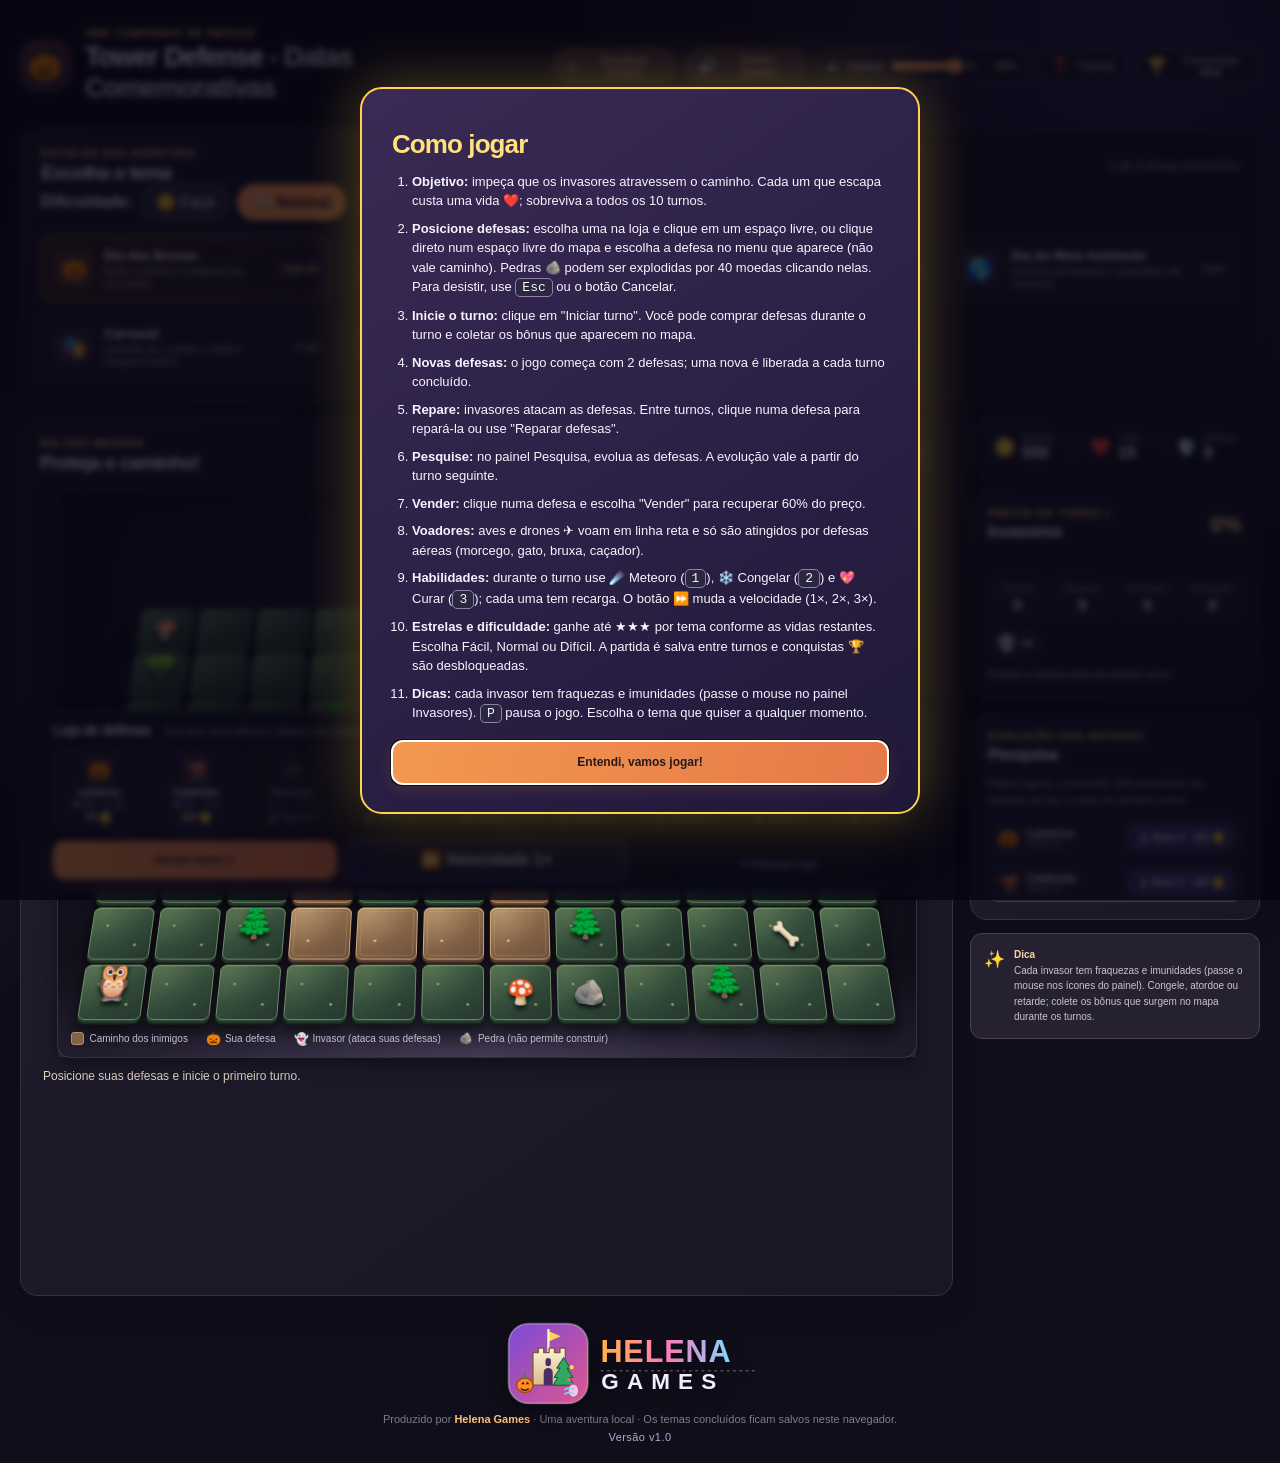
<file: index.html>
<!doctype html>
<html lang="pt-BR">
  <head>
    <meta charset="utf-8">
    <meta name="viewport" content="width=device-width, initial-scale=1">
    <meta name="theme-color" content="#171327">
    <title>Tower Defense - Datas Comemorativas</title>
    <link rel="icon" type="image/svg+xml" href="icon.svg">
    <link rel="apple-touch-icon" href="icon-180.png">
    <link rel="stylesheet" href="styles.css">
    <script src="audio.js" defer></script>
    <script src="game.js" defer></script>
  </head>
  <body>
    <main class="app-shell">
      <header class="topbar">
        <div class="brand-mark" id="brand-mark" aria-hidden="true">🎃</div>
        <div>
          <p class="eyebrow">Uma campanha de defesa</p>
          <h1>Tower Defense <span>- Datas Comemorativas</span></h1>
        </div>
        <div class="header-actions">
          <button class="music-toggle is-playing" id="music-toggle" type="button" aria-pressed="true">
            <span class="music-icon" aria-hidden="true">♫</span>
            <span id="music-label">Desativar música</span>
          </button>
          <button class="music-toggle is-playing" id="sfx-toggle" type="button" aria-pressed="true">
            <span class="music-icon" aria-hidden="true">🔊</span>
            <span id="sfx-label">Efeitos: ligados</span>
          </button>
          <label class="volume-control" for="volume-slider">
            <span aria-hidden="true">🔉</span>
            <span class="volume-label">Volume</span>
            <input id="volume-slider" type="range" min="0" max="100" step="1" value="80" aria-label="Volume geral">
            <output id="volume-value" for="volume-slider">80%</output>
          </label>
          <button class="music-toggle" id="tutorial-button" type="button">
            <span class="music-icon" aria-hidden="true">❓</span>
            <span>Tutorial</span>
          </button>
          <button class="music-toggle" id="achievements-button" type="button">
            <span class="music-icon" aria-hidden="true">🏆</span>
            <span>Conquistas <b id="achievements-count">0/12</b></span>
          </button>
        </div>
      </header>

      <section class="campaign-panel panel" aria-labelledby="campaign-title">
        <div class="section-heading">
          <div>
            <p class="eyebrow">Escolha sua aventura</p>
            <h2 id="campaign-title">Escolha o tema</h2>
          </div>
          <p class="progress-label" id="campaign-progress">0 de 6 temas concluídos</p>
        </div>
        <div class="difficulty-picker" role="group" aria-label="Dificuldade">
          <span>Dificuldade:</span>
          <button type="button" data-difficulty="easy">😊 Fácil</button>
          <button type="button" data-difficulty="normal">⚔️ Normal</button>
          <button type="button" data-difficulty="hard">🔥 Difícil</button>
        </div>
        <div class="theme-list" id="theme-list"></div>
      </section>

      <section class="game-layout" id="game-layout" aria-label="Fase Dia das Bruxas">
        <div class="board-panel panel">
          <div class="section-heading board-heading">
            <div>
              <p class="eyebrow" id="phase-eyebrow">Dia das Bruxas</p>
              <h2>Proteja o caminho!</h2>
            </div>
            <div class="wave-counter" id="wave-counter">Turno 0 <span>/ 10</span></div>
          </div>

          <div class="board-frame">
            <div class="sky" id="sky" aria-hidden="true"></div>
            <div class="board-stage">
              <div class="board" id="board" role="grid" aria-label="Tabuleiro da fase"></div>
              <div class="effects-layer" id="effects-layer" aria-hidden="true"></div>
            </div>
            <div class="board-legend">
              <span><i class="legend-path"></i> Caminho dos inimigos</span>
              <span><i class="legend-tower" id="legend-tower">🎃</i> Sua defesa</span>
              <span><i class="legend-enemy" id="legend-enemy">👻</i> Invasor (ataca suas defesas)</span>
              <span><i class="legend-rock">🪨</i> Pedra (não permite construir)</span>
            </div>
          </div>
          <p class="game-message" id="game-message" role="status" aria-live="polite"></p>
          <section class="shop-dock" aria-labelledby="shop-title">
            <div class="dock-header">
              <h2 id="shop-title">Loja de defesas</h2>
              <p class="shop-hint" id="shop-hint">Escolha uma defesa e depois um espaço livre no mapa.</p>
              <button class="cancel-button" id="cancel-button" type="button" hidden>✕ Cancelar seleção (Esc)</button>
            </div>
            <div class="shop-items" id="shop-items"></div>
            <div class="tower-inspector" id="tower-inspector" hidden>
              <span id="inspector-info"></span>
              <button class="repair-button" id="inspector-repair" type="button">🔧 Reparar</button>
              <button class="repair-button sell-button" id="inspector-sell" type="button">💰 Vender</button>
              <button class="text-button" id="inspector-close" type="button" aria-label="Fechar detalhes da defesa">✕</button>
            </div>
            <div class="ability-bar" id="ability-bar" hidden>
              <button type="button" data-ability="meteor" title="Tecla 1: dano em todos os invasores">☄️ Meteoro <kbd>1</kbd> <span class="ability-timer">pronta</span></button>
              <button type="button" data-ability="freeze" title="Tecla 2: congela todos os invasores">❄️ Congelar <kbd>2</kbd> <span class="ability-timer">pronta</span></button>
              <button type="button" data-ability="heal" title="Tecla 3: cura todas as defesas">💖 Curar <kbd>3</kbd> <span class="ability-timer">pronta</span></button>
            </div>
            <div class="shop-actions">
              <button class="primary-button" id="turn-button" type="button">Iniciar turno 1</button>
              <button class="pause-button" id="speed-button" type="button">⏩ Velocidade 1×</button>
              <button class="pause-button" id="pause-button" type="button" hidden>⏸ Pausar jogo</button>
              <button class="repair-button" id="repair-button" type="button" hidden>🔧 Reparar defesas</button>
              <button class="text-button" id="restart-button" type="button">↺ Reiniciar jogo</button>
            </div>
          </section>
        </div>

        <aside class="side-panel">
          <section class="panel stats-panel" aria-label="Estado da partida">
            <div class="stat">
              <span class="stat-icon">🪙</span>
              <div><span class="stat-label">Moedas</span><strong id="coins">550</strong></div>
            </div>
            <div class="stat">
              <span class="stat-icon">❤️</span>
              <div><span class="stat-label">Vidas</span><strong id="lives">15</strong></div>
            </div>
            <div class="stat">
              <span class="stat-icon">🛡️</span>
              <div><span class="stat-label">Defesas</span><strong id="tower-count">0</strong></div>
            </div>
          </section>

          <section class="panel wave-panel" aria-labelledby="wave-title">
            <div class="section-heading compact-heading">
              <div>
                <p class="eyebrow" id="wave-phase-label">Prévia do turno 1</p>
                <h2 id="wave-title">Invasores</h2>
              </div>
              <strong class="wave-percent" id="wave-percent">0%</strong>
            </div>
            <div class="wave-progress" id="wave-progress" role="progressbar" aria-label="Progresso da onda" aria-valuemin="0" aria-valuemax="100" aria-valuenow="0">
              <span id="wave-progress-fill"></span>
            </div>
            <dl class="wave-stats">
              <div><dt id="wave-total-label">Previstos</dt><dd id="wave-total">0</dd></div>
              <div><dt>Restantes</dt><dd id="wave-remaining">0</dd></div>
              <div><dt>Derrotados</dt><dd id="wave-defeated">0</dd></div>
              <div><dt>Escaparam</dt><dd id="wave-escaped">0</dd></div>
            </dl>
            <div class="wave-roster" id="wave-roster" aria-label="Tipos de invasores do turno"></div>
            <p class="wave-note" id="wave-note"></p>
          </section>

          <section class="panel research-panel" aria-labelledby="research-title">
            <div class="section-heading compact-heading">
              <div>
                <p class="eyebrow">Evolução das defesas</p>
                <h2 id="research-title">Pesquisa</h2>
              </div>
            </div>
            <p class="shop-hint">Pague agora; a evolução vale para todas as defesas do tipo a partir do próximo turno.</p>
            <div class="research-list" id="research-list"></div>
          </section>

          <section class="tip-card">
            <span aria-hidden="true">✨</span>
            <p><strong>Dica</strong> Cada invasor tem fraquezas e imunidades (passe o mouse nos ícones do painel). Congele, atordoe ou retarde; colete os bônus que surgem no mapa durante os turnos.</p>
          </section>
        </aside>
      </section>
      <footer>
        <img class="studio-logo" src="logo-helena-games.svg" alt="Helena Games" width="270" height="86">
        <p>Produzido por <strong>Helena Games</strong> · Uma aventura local · Os temas concluídos ficam salvos neste navegador.</p>
        <p class="game-version">Versão v1.0</p>
      </footer>
    </main>
    <div class="congrats defeat-overlay" id="defeat" role="dialog" aria-modal="true" aria-labelledby="defeat-title" hidden>
      <div class="congrats-card defeat-card">
        <div class="congrats-trophy" aria-hidden="true">💀</div>
        <h2 id="defeat-title">Você perdeu!</h2>
        <p id="defeat-text"></p>
        <button class="primary-button" id="defeat-restart" type="button">↺ Tentar novamente</button>
      </div>
    </div>
    <div class="congrats tutorial-overlay" id="tutorial" role="dialog" aria-modal="true" aria-labelledby="tutorial-title" hidden>
      <div class="congrats-card tutorial-card">
        <h2 id="tutorial-title">Como jogar</h2>
        <ol class="tutorial-steps">
          <li><strong>Objetivo:</strong> impeça que os invasores atravessem o caminho. Cada um que escapa custa uma vida ❤️; sobreviva a todos os 10 turnos.</li>
          <li><strong>Posicione defesas:</strong> escolha uma na loja e clique em um espaço livre, ou clique direto num espaço livre do mapa e escolha a defesa no menu que aparece (não vale caminho). Pedras 🪨 podem ser explodidas por 40 moedas clicando nelas. Para desistir, use <kbd>Esc</kbd> ou o botão Cancelar.</li>
          <li><strong>Inicie o turno:</strong> clique em "Iniciar turno". Você pode comprar defesas durante o turno e coletar os bônus que aparecem no mapa.</li>
          <li><strong>Novas defesas:</strong> o jogo começa com 2 defesas; uma nova é liberada a cada turno concluído.</li>
          <li><strong>Repare:</strong> invasores atacam as defesas. Entre turnos, clique numa defesa para repará-la ou use "Reparar defesas".</li>
          <li><strong>Pesquise:</strong> no painel Pesquisa, evolua as defesas. A evolução vale a partir do turno seguinte.</li>
          <li><strong>Vender:</strong> clique numa defesa e escolha "Vender" para recuperar 60% do preço.</li>
          <li><strong>Voadores:</strong> aves e drones ✈ voam em linha reta e só são atingidos por defesas aéreas (morcego, gato, bruxa, caçador).</li>
          <li><strong>Habilidades:</strong> durante o turno use ☄️ Meteoro (<kbd>1</kbd>), ❄️ Congelar (<kbd>2</kbd>) e 💖 Curar (<kbd>3</kbd>); cada uma tem recarga. O botão ⏩ muda a velocidade (1×, 2×, 3×).</li>
          <li><strong>Estrelas e dificuldade:</strong> ganhe até ★★★ por tema conforme as vidas restantes. Escolha Fácil, Normal ou Difícil. A partida é salva entre turnos e conquistas 🏆 são desbloqueadas.</li>
          <li><strong>Dicas:</strong> cada invasor tem fraquezas e imunidades (passe o mouse no painel Invasores). <kbd>P</kbd> pausa o jogo. Escolha o tema que quiser a qualquer momento.</li>
        </ol>
        <button class="primary-button" id="tutorial-close" type="button">Entendi, vamos jogar!</button>
      </div>
    </div>
    <div class="congrats tutorial-overlay" id="achievements" role="dialog" aria-modal="true" aria-labelledby="achievements-title" hidden>
      <div class="congrats-card tutorial-card">
        <h2 id="achievements-title">🏆 Conquistas</h2>
        <ul class="achievement-list" id="achievements-list"></ul>
        <button class="primary-button share-button" id="achievements-share" type="button">📤 Compartilhar conquistas</button>
        <button class="primary-button" id="achievements-close" type="button">Fechar</button>
      </div>
    </div>
    <div class="congrats splash-overlay" id="splash" role="dialog" aria-modal="true" aria-labelledby="splash-title" hidden>
      <div class="congrats-card splash-card">
        <h2 id="splash-title">✨ Novidades!</h2>
        <div id="splash-body"></div>
        <button class="primary-button" id="splash-close" type="button">Continuar</button>
      </div>
    </div>
    <div class="build-menu" id="build-menu" role="menu" aria-label="Construir defesa" hidden></div>

    <div class="congrats pause-overlay" id="pause-overlay" role="dialog" aria-modal="true" aria-labelledby="pause-title" hidden>
      <div class="congrats-card pause-card">
        <div class="congrats-trophy" aria-hidden="true">⏸</div>
        <h2 id="pause-title">Jogo pausado</h2>
        <p>Os invasores aguardam. Pressione <kbd>P</kbd> ou clique abaixo para continuar.</p>
        <button class="primary-button" id="resume-button" type="button">▶ Continuar</button>
      </div>
    </div>
    <div class="congrats" id="congrats" role="dialog" aria-modal="true" aria-labelledby="congrats-title" hidden>
      <div class="confetti" id="confetti" aria-hidden="true"></div>
      <div class="congrats-card">
        <div class="congrats-trophy" aria-hidden="true">🏆</div>
        <h2 id="congrats-title">Parabéns!</h2>
        <p class="congrats-stars" id="congrats-stars" aria-label="Estrelas"></p>
        <p class="congrats-rank" id="congrats-rank"></p>
        <p id="congrats-text"></p>
        <button class="primary-button" id="congrats-share" type="button">📤 Compartilhar conquistas</button>
        <button class="primary-button" id="congrats-close" type="button">Escolher outro tema</button>
      </div>
    </div>
  </body>
</html>
</file>
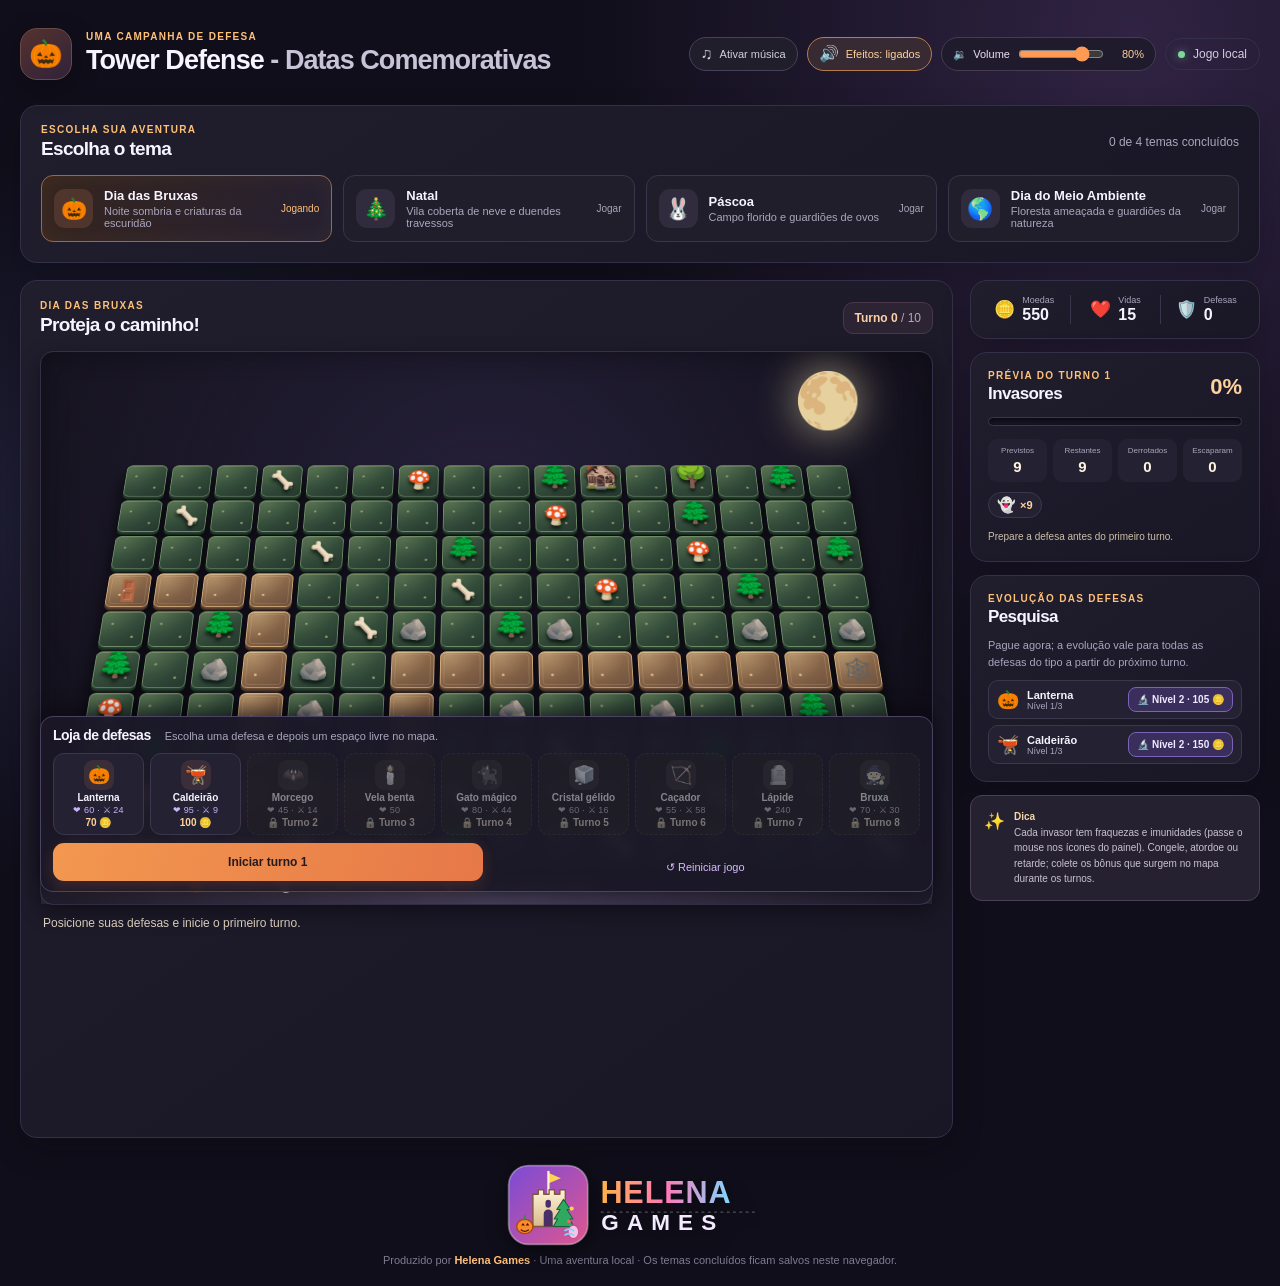
<file: tower-defense/index.html>
<!doctype html>
<html lang="pt-BR">
  <head>
    <meta charset="utf-8">
    <meta name="viewport" content="width=device-width, initial-scale=1">
    <meta name="theme-color" content="#171327">
    <title>Tower Defense - Datas Comemorativas</title>
    <link rel="stylesheet" href="styles.css">
    <script src="audio.js" defer></script>
    <script src="game.js" defer></script>
  </head>
  <body>
    <main class="app-shell">
      <header class="topbar">
        <div class="brand-mark" id="brand-mark" aria-hidden="true">🎃</div>
        <div>
          <p class="eyebrow">Uma campanha de defesa</p>
          <h1>Tower Defense <span>- Datas Comemorativas</span></h1>
        </div>
        <div class="header-actions">
          <button class="music-toggle" id="music-toggle" type="button" aria-pressed="false">
            <span class="music-icon" aria-hidden="true">♫</span>
            <span id="music-label">Ativar música</span>
          </button>
          <button class="music-toggle is-playing" id="sfx-toggle" type="button" aria-pressed="true">
            <span class="music-icon" aria-hidden="true">🔊</span>
            <span id="sfx-label">Efeitos: ligados</span>
          </button>
          <label class="volume-control" for="volume-slider">
            <span aria-hidden="true">🔉</span>
            <span class="volume-label">Volume</span>
            <input id="volume-slider" type="range" min="0" max="100" step="1" value="80" aria-label="Volume geral">
            <output id="volume-value" for="volume-slider">80%</output>
          </label>
          <div class="local-badge"><span></span> Jogo local</div>
        </div>
      </header>

      <section class="campaign-panel panel" aria-labelledby="campaign-title">
        <div class="section-heading">
          <div>
            <p class="eyebrow">Escolha sua aventura</p>
            <h2 id="campaign-title">Escolha o tema</h2>
          </div>
          <p class="progress-label" id="campaign-progress">0 de 4 temas concluídos</p>
        </div>
        <div class="theme-list" id="theme-list"></div>
      </section>

      <section class="game-layout" id="game-layout" aria-label="Fase Dia das Bruxas">
        <div class="board-panel panel">
          <div class="section-heading board-heading">
            <div>
              <p class="eyebrow" id="phase-eyebrow">Dia das Bruxas</p>
              <h2>Proteja o caminho!</h2>
            </div>
            <div class="wave-counter" id="wave-counter">Turno 0 <span>/ 10</span></div>
          </div>

          <div class="board-frame">
            <div class="sky" id="sky" aria-hidden="true"></div>
            <div class="board-stage">
              <div class="board" id="board" role="grid" aria-label="Tabuleiro da fase"></div>
              <div class="effects-layer" id="effects-layer" aria-hidden="true"></div>
            </div>
            <div class="board-legend">
              <span><i class="legend-path"></i> Caminho dos inimigos</span>
              <span><i class="legend-tower" id="legend-tower">🎃</i> Sua defesa</span>
              <span><i class="legend-enemy" id="legend-enemy">👻</i> Invasor (ataca suas defesas)</span>
              <span><i class="legend-rock">🪨</i> Pedra (não permite construir)</span>
            </div>
          </div>
          <p class="game-message" id="game-message" role="status" aria-live="polite"></p>
          <section class="shop-dock" aria-labelledby="shop-title">
            <div class="dock-header">
              <h2 id="shop-title">Loja de defesas</h2>
              <p class="shop-hint" id="shop-hint">Escolha uma defesa e depois um espaço livre no mapa.</p>
            </div>
            <div class="shop-items" id="shop-items"></div>
            <div class="tower-inspector" id="tower-inspector" hidden>
              <span id="inspector-info"></span>
              <button class="repair-button" id="inspector-repair" type="button">🔧 Reparar</button>
              <button class="text-button" id="inspector-close" type="button" aria-label="Fechar detalhes da defesa">✕</button>
            </div>
            <div class="shop-actions">
              <button class="primary-button" id="turn-button" type="button">Iniciar turno 1</button>
              <button class="pause-button" id="pause-button" type="button" hidden>⏸ Pausar jogo</button>
              <button class="repair-button" id="repair-button" type="button" hidden>🔧 Reparar defesas</button>
              <button class="text-button" id="restart-button" type="button">↺ Reiniciar jogo</button>
            </div>
          </section>
        </div>

        <aside class="side-panel">
          <section class="panel stats-panel" aria-label="Estado da partida">
            <div class="stat">
              <span class="stat-icon">🪙</span>
              <div><span class="stat-label">Moedas</span><strong id="coins">550</strong></div>
            </div>
            <div class="stat">
              <span class="stat-icon">❤️</span>
              <div><span class="stat-label">Vidas</span><strong id="lives">15</strong></div>
            </div>
            <div class="stat">
              <span class="stat-icon">🛡️</span>
              <div><span class="stat-label">Defesas</span><strong id="tower-count">0</strong></div>
            </div>
          </section>

          <section class="panel wave-panel" aria-labelledby="wave-title">
            <div class="section-heading compact-heading">
              <div>
                <p class="eyebrow" id="wave-phase-label">Prévia do turno 1</p>
                <h2 id="wave-title">Invasores</h2>
              </div>
              <strong class="wave-percent" id="wave-percent">0%</strong>
            </div>
            <div class="wave-progress" id="wave-progress" role="progressbar" aria-label="Progresso da onda" aria-valuemin="0" aria-valuemax="100" aria-valuenow="0">
              <span id="wave-progress-fill"></span>
            </div>
            <dl class="wave-stats">
              <div><dt id="wave-total-label">Previstos</dt><dd id="wave-total">0</dd></div>
              <div><dt>Restantes</dt><dd id="wave-remaining">0</dd></div>
              <div><dt>Derrotados</dt><dd id="wave-defeated">0</dd></div>
              <div><dt>Escaparam</dt><dd id="wave-escaped">0</dd></div>
            </dl>
            <div class="wave-roster" id="wave-roster" aria-label="Tipos de invasores do turno"></div>
            <p class="wave-note" id="wave-note"></p>
          </section>

          <section class="panel research-panel" aria-labelledby="research-title">
            <div class="section-heading compact-heading">
              <div>
                <p class="eyebrow">Evolução das defesas</p>
                <h2 id="research-title">Pesquisa</h2>
              </div>
            </div>
            <p class="shop-hint">Pague agora; a evolução vale para todas as defesas do tipo a partir do próximo turno.</p>
            <div class="research-list" id="research-list"></div>
          </section>

          <section class="tip-card">
            <span aria-hidden="true">✨</span>
            <p><strong>Dica</strong> Cada invasor tem fraquezas e imunidades (passe o mouse nos ícones do painel). Congele, atordoe ou retarde; colete os bônus que surgem no mapa durante os turnos.</p>
          </section>
        </aside>
      </section>
      <footer>
        <img class="studio-logo" src="logo-helena-games.svg" alt="Helena Games" width="270" height="86">
        <p>Produzido por <strong>Helena Games</strong> · Uma aventura local · Os temas concluídos ficam salvos neste navegador.</p>
      </footer>
    </main>
    <div class="congrats defeat-overlay" id="defeat" role="dialog" aria-modal="true" aria-labelledby="defeat-title" hidden>
      <div class="congrats-card defeat-card">
        <div class="congrats-trophy" aria-hidden="true">💀</div>
        <h2 id="defeat-title">Você perdeu!</h2>
        <p id="defeat-text"></p>
        <button class="primary-button" id="defeat-restart" type="button">↺ Tentar novamente</button>
      </div>
    </div>
    <div class="congrats pause-overlay" id="pause-overlay" role="dialog" aria-modal="true" aria-labelledby="pause-title" hidden>
      <div class="congrats-card pause-card">
        <div class="congrats-trophy" aria-hidden="true">⏸</div>
        <h2 id="pause-title">Jogo pausado</h2>
        <p>Os invasores aguardam. Pressione <kbd>P</kbd> ou clique abaixo para continuar.</p>
        <button class="primary-button" id="resume-button" type="button">▶ Continuar</button>
      </div>
    </div>
    <div class="congrats" id="congrats" role="dialog" aria-modal="true" aria-labelledby="congrats-title" hidden>
      <div class="confetti" id="confetti" aria-hidden="true"></div>
      <div class="congrats-card">
        <div class="congrats-trophy" aria-hidden="true">🏆</div>
        <h2 id="congrats-title">Parabéns!</h2>
        <p id="congrats-text"></p>
        <button class="primary-button" id="congrats-close" type="button">Escolher outro tema</button>
      </div>
    </div>
  </body>
</html>
</file>
<file: styles.css>
:root {
  color-scheme: dark;
  font-family: "Trebuchet MS", Arial, sans-serif;
  color: #f7f4ff;
  background: #100e1a;
  font-synthesis: none;
  text-rendering: optimizeLegibility;
  --surface: #1b1828;
  --surface-raised: #242035;
  --border: #343047;
  --muted: #aaa5bd;
  --accent: #ff9a54;
  --accent-bright: #ffc078;
}

* {
  box-sizing: border-box;
}

body {
  margin: 0;
  min-width: 320px;
  min-height: 100vh;
  background:
    radial-gradient(ellipse at 77% 3%, #302343 0, transparent 35rem),
    radial-gradient(ellipse at 8% 35%, #202038 0, transparent 32rem),
    #100e1a;
  background-size: 115% 115%;
  animation: night-glow 18s ease-in-out infinite alternate;
}

body::before {
  position: fixed;
  z-index: 0;
  inset: 0;
  background-image:
    radial-gradient(2px 2px at 14% 23%, #ffe0a877 45%, transparent 55%),
    radial-gradient(2px 2px at 82% 17%, #d7bcff66 45%, transparent 55%),
    radial-gradient(1px 1px at 62% 72%, #ffffff66 45%, transparent 55%),
    radial-gradient(2px 2px at 29% 86%, #ffbc7755 45%, transparent 55%);
  content: "";
  pointer-events: none;
  animation: fireflies 7s ease-in-out infinite alternate;
}

@keyframes night-glow {
  from { background-position: 0 0, 0 0, 0 0; }
  to { background-position: 4% 5%, -3% 2%, 0 0; }
}

@keyframes fireflies {
  from { opacity: 0.35; transform: translateY(3px); }
  to { opacity: 0.9; transform: translateY(-4px); }
}

@keyframes jack-o-lantern {
  0%, 100% { transform: rotate(-3deg) translateY(0); }
  50% { transform: rotate(3deg) translateY(-3px); }
}

@keyframes spooky-bob {
  0%, 100% { transform: translateY(1px) rotate(-3deg); }
  50% { transform: translateY(-4px) rotate(3deg); }
}

@keyframes standing-bob {
  0%, 100% { transform: translateY(0) scaleY(1.25) rotate(-2deg); }
  50% { transform: translateY(-3px) scaleY(1.3) rotate(2deg); }
}

@keyframes path-shimmer {
  0%, 100% { filter: brightness(1); }
  50% { filter: brightness(1.13); }
}

@keyframes message-glow {
  0%, 100% { text-shadow: 0 0 0 transparent; }
  50% { text-shadow: 0 0 12px #ffc07866; }
}

@keyframes music-pulse {
  from { transform: scale(0.9); }
  to { transform: scale(1.2); }
}

button {
  font: inherit;
}

[hidden] {
  display: none !important;
}

.app-shell {
  position: relative;
  z-index: 1;
  width: min(1400px, calc(100% - 40px));
  margin: 0 auto;
  padding: 28px 0 20px;
}

.topbar {
  display: flex;
  align-items: center;
  gap: 14px;
  margin-bottom: 25px;
}

.header-actions {
  display: flex;
  align-items: center;
  gap: 9px;
  margin-left: auto;
}

.brand-mark {
  display: grid;
  width: 52px;
  height: 52px;
  place-items: center;
  border: 1px solid #684b47;
  border-radius: 17px;
  background: linear-gradient(145deg, #55322e, #30223a);
  font-size: 27px;
  box-shadow: 0 8px 24px #08070c66;
  animation: jack-o-lantern 4s ease-in-out infinite;
}

h1,
h2,
p {
  margin: 0;
}

h1,
h2 {
  font-family: "Trebuchet MS", Arial, sans-serif;
  letter-spacing: -0.035em;
}

h1 {
  font-size: clamp(20px, 3vw, 27px);
  line-height: 1.15;
}

h1 span {
  color: #c8c3d6;
  font-weight: 700;
}

h2 {
  font-size: 19px;
}

.eyebrow {
  margin-bottom: 3px;
  color: var(--accent-bright);
  font-size: 10px;
  font-weight: 800;
  letter-spacing: 0.13em;
  text-transform: uppercase;
}

.music-toggle {
  display: inline-flex;
  min-height: 34px;
  align-items: center;
  justify-content: center;
  gap: 7px;
  padding: 0 11px;
  border: 1px solid #494158;
  border-radius: 99px;
  background: #211e2c;
  color: #d3cede;
  cursor: pointer;
  font-size: 11px;
  transition: border-color 160ms, background 160ms, color 160ms;
}

.music-toggle:hover,
.music-toggle.is-playing {
  border-color: #b57d4e;
  background: #382a32;
  color: #ffd09c;
}

.music-icon {
  font-size: 16px;
  line-height: 1;
}

.music-toggle.is-playing .music-icon {
  animation: music-pulse 650ms ease-in-out infinite alternate;
}

.panel {
  border: 1px solid var(--border);
  border-radius: 17px;
  background: linear-gradient(145deg, var(--panel-a, #201d2d), var(--panel-b, #191725));
  box-shadow: 0 12px 30px #08070c38;
}

.campaign-panel {
  padding: 18px 20px 20px;
  margin-bottom: 17px;
}

.section-heading {
  display: flex;
  align-items: center;
  justify-content: space-between;
  gap: 12px;
}

.progress-label {
  color: var(--muted);
  font-size: 12px;
}

.theme-list {
  display: grid;
  grid-template-columns: repeat(auto-fit, minmax(240px, 1fr));
  gap: 11px;
  margin-top: 15px;
}

.theme-card {
  display: flex;
  min-width: 0;
  align-items: center;
  gap: 11px;
  padding: 12px;
  border: 1px solid #39354a;
  border-radius: 12px;
  background: #211e2c;
  text-align: left;
  transition: transform 160ms, border-color 160ms, box-shadow 160ms;
}

.theme-card.available {
  border-color: #9c6846;
  background: linear-gradient(110deg, #35251f, #252031);
  box-shadow: inset 0 0 22px #ff9a5410;
}

.theme-card.available:hover {
  transform: translateY(-2px);
  box-shadow: 0 8px 22px #08070c44, inset 0 0 24px #ff9a5419;
}

.theme-card.unlocked-next {
  border-color: #61513d;
}

.theme-icon {
  display: grid;
  width: 39px;
  height: 39px;
  flex: 0 0 auto;
  place-items: center;
  border-radius: 11px;
  background: #302b3d;
  font-size: 21px;
}

.available .theme-icon {
  background: #50352d;
}

.theme-copy {
  display: grid;
  min-width: 0;
  gap: 2px;
}

.theme-copy strong {
  overflow: hidden;
  font-size: 13px;
  text-overflow: ellipsis;
  white-space: nowrap;
}

.theme-copy small {
  color: var(--muted);
  font-size: 11px;
}

.theme-state {
  margin-left: auto;
  color: #a9a3b8;
  font-size: 10px;
  white-space: nowrap;
}

.available .theme-state {
  color: var(--accent-bright);
}

.game-layout {
  display: grid;
  grid-template-columns: minmax(0, 1fr) 290px;
  align-items: start;
  gap: 17px;
}

.board-panel {
  min-width: 0;
  padding: 19px;
}

.board-heading {
  margin-bottom: 15px;
}

.wave-counter {
  padding: 8px 11px;
  border: 1px solid #49384b;
  border-radius: 10px;
  background: #2c2333;
  color: #ffd1a5;
  font-size: 12px;
  font-weight: 800;
  white-space: nowrap;
}

.wave-counter span {
  color: #b6a8bb;
  font-weight: 500;
}

.board-frame {
  padding: 11px;
  border: 1px solid #343047;
  border-radius: 13px;
  background:
    radial-gradient(ellipse at 50% 30%, #252039, transparent 75%),
    linear-gradient(145deg, #171421, #100e19);
  box-shadow: inset 0 0 25px #0b0a12a8, 0 8px 18px #09070e80;
}

.board-stage {
  position: relative;
  isolation: isolate;
  margin: -3% 1% 0;
  transform: perspective(1250px) rotateX(26deg);
  transform-origin: 50% 100%;
  filter: drop-shadow(0 18px 14px #05040a99);
}

.effects-layer {
  position: absolute;
  z-index: 20;
  inset: 0;
  overflow: visible;
  pointer-events: none;
}

.board {
  position: relative;
  z-index: 1;
  display: grid;
  grid-template-columns: repeat(12, minmax(0, 1fr));
  grid-auto-rows: auto;
  align-items: start;
  gap: 6px;
}

.tile {
  position: relative;
  display: grid;
  width: 100%;
  min-width: 0;
  min-height: 0;
  aspect-ratio: 1;
  place-items: center;
  overflow: hidden;
  padding: 0;
  border: 1px solid #6f8d68;
  border-radius: 7px;
  background:
    radial-gradient(ellipse at 20% 5%, #c1e39b18, transparent 60%),
    radial-gradient(circle at 25% 35%, #819567 0 1px, transparent 2px),
    radial-gradient(circle at 75% 73%, #91a16b 0 1px, transparent 2px),
    linear-gradient(150deg, #496344 0%, #344d3b 48%, #293d32 100%);
  color: white;
  cursor: crosshair;
  font-size: clamp(13px, 2.7vw, 24px);
  box-shadow:
    inset 0 1px 0 #d9e8ae40,
    0 1px 0 #2c4535,
    0 2px 0 #263c2e,
    0 3px 0 #203428,
    0 4px 0 #1a2b22,
    0 5px 0 #15231b,
    0 8px 9px #05090799;
  transition: filter 120ms, border-color 120ms, box-shadow 120ms;
}

.tile:not(.path):not(.tower-tile):not(.enemy-tile)::before {
  position: absolute;
  inset: 0;
  border-radius: inherit;
  background: linear-gradient(135deg, #ffffff0a, transparent 45%, #06120d1c);
  content: "";
  pointer-events: none;
}

.tile:hover:not(:disabled) {
  z-index: 1;
  border-color: #ffd09c;
  filter: brightness(1.25);
}

.tile.path {
  border-color: #d2ab78;
  background:
    radial-gradient(ellipse at 20% 8%, #fff1bd38, transparent 58%),
    radial-gradient(circle at 30% 65%, #e0b780 0 1px, transparent 2px),
    linear-gradient(150deg, #a27a55 0%, #876548 48%, #6d503d 100%);
  cursor: default;
  animation: path-shimmer 4s ease-in-out infinite;
  box-shadow:
    inset 0 1px 0 #ffedc27a,
    0 1px 0 #6d4f38,
    0 2px 0 #5e4331,
    0 3px 0 #50392a,
    0 4px 0 #422f23,
    0 5px 0 #35261d,
    0 8px 9px #0a060599;
}

.tile.path::before {
  position: absolute;
  inset: 3px;
  border: 1px solid #f3d09a30;
  border-radius: 4px;
  content: "";
  pointer-events: none;
}

.tile.tower-tile {
  overflow: visible;
  border-color: #e2a35e;
  background:
    radial-gradient(ellipse at 50% 85%, #f6a04928, transparent 56%),
    linear-gradient(145deg, #754a36, #49313a 75%);
  box-shadow:
    inset 0 1px 0 #ffcf8c70,
    0 1px 0 #5a3828,
    0 2px 0 #4d2f23,
    0 3px 0 #402720,
    0 4px 0 #34201b,
    0 5px 0 #281a17,
    0 8px 9px #09070dcc,
    0 0 14px #ffa34b30;
}

.tower-entity {
  position: relative;
  display: grid;
  width: 100%;
  height: 100%;
  place-items: center;
  isolation: isolate;
}

.tower-base {
  position: absolute;
  bottom: 12%;
  left: 50%;
  width: 76%;
  height: 34%;
  border: 1px solid #ffca8c99;
  border-radius: 50%;
  background: radial-gradient(ellipse at 35% 25%, #fbc880, #a2623a 62%, #5d3228);
  box-shadow:
    0 1px 0 #7c4730,
    0 2px 0 #6b3b29,
    0 3px 0 #582f23,
    0 4px 0 #46251d,
    0 7px 6px #09070dcc,
    inset 0 1px 2px #fff3cc99;
  transform: translateX(-50%);
}

.tower-tile .tile-emoji {
  z-index: 2;
  margin-bottom: 18%;
  filter: drop-shadow(0 4px 2px #140b0bb3) drop-shadow(0 0 5px #ffae5670);
  animation: standing-bob 4s ease-in-out infinite;
}

.tower-glint {
  position: absolute;
  z-index: 3;
  top: 21%;
  right: 24%;
  width: 7px;
  height: 7px;
  border-radius: 50%;
  background: #fff3b8;
  box-shadow: 0 0 9px 3px #ffb44d99;
  animation: fireflies 1.8s ease-in-out infinite alternate;
}

.tile:disabled {
  cursor: default;
}

.tile.enemy-tile {
  overflow: visible;
  border-color: #ad94d0;
  background:
    radial-gradient(ellipse at 50% 80%, #bd8cff3b, transparent 58%),
    linear-gradient(145deg, #65537c, #403953 80%);
  box-shadow:
    inset 0 1px 0 #e1ccff66,
    0 1px 0 #4b3f60,
    0 2px 0 #41364f,
    0 3px 0 #382f45,
    0 4px 0 #2e263a,
    0 5px 0 #261f31,
    0 8px 9px #0a0612cc,
    0 0 14px #c99cff38;
}

.enemy-entity {
  position: absolute;
  z-index: 2;
  display: grid;
  width: 100%;
  height: 100%;
  place-items: center;
  filter: drop-shadow(0 4px 3px #0b0615aa);
  will-change: transform;
}

.enemy-entity::before {
  position: absolute;
  bottom: 8%;
  left: 50%;
  width: 54%;
  height: 18%;
  border-radius: 50%;
  background: #100b1b8c;
  content: "";
  filter: blur(2px);
  transform: translateX(-50%);
}

.enemy-entity .tile-emoji {
  z-index: 1;
  margin-bottom: 22%;
  filter: drop-shadow(0 0 7px #dfc5ff91);
  animation: standing-bob 1.8s ease-in-out infinite;
}

.enemy-entity.enemy-stacked {
  z-index: 3;
  transform: translate(22%, -15%) scale(.68);
}

.enemy-entity .enemy-health {
  z-index: 4;
  right: 14%;
  bottom: 7%;
  left: 14%;
  height: 4px;
  border: 1px solid #16101c;
  background: #25182e;
  box-shadow: 0 1px 2px #0b061599;
}

.enemy-entity .enemy-health span {
  border-radius: inherit;
  background: linear-gradient(90deg, #ff575e, #ffc079);
  box-shadow: 0 0 5px #ff575e99;
  transition: width 180ms ease-out;
}

.tile.selected {
  outline: 2px solid #ffbd70;
  outline-offset: 1px;
}

.tile-emoji {
  position: relative;
  z-index: 1;
}

.path-marker {
  transform: scaleY(1.2);
}

.wave-panel {
  padding: 17px;
}

.wave-percent {
  color: #ffd19d;
  font-size: 22px;
}

.wave-progress {
  height: 9px;
  margin: 13px 0;
  overflow: hidden;
  border: 1px solid #3b374d;
  border-radius: 9px;
  background: #151221;
  box-shadow: inset 0 2px 3px #07050c99;
}

.wave-progress span {
  display: block;
  width: 0;
  height: 100%;
  border-radius: inherit;
  background: linear-gradient(90deg, #f06d3f, #ffc078);
  box-shadow: 0 0 10px #ff9a5499;
  transition: width 250ms ease-out;
}

.wave-stats {
  display: grid;
  grid-template-columns: repeat(4, 1fr);
  gap: 6px;
  margin: 0;
}

.wave-stats div {
  display: grid;
  gap: 3px;
  padding: 7px 4px;
  border-radius: 9px;
  background: #242132;
  text-align: center;
}

.wave-stats dt {
  color: var(--muted);
  font-size: 8px;
}

.wave-stats dd {
  margin: 0;
  color: #fff3df;
  font-size: 15px;
  font-weight: 800;
}

.wave-note {
  margin-top: 11px;
  color: #cdbfa8;
  font-size: 10px;
  line-height: 1.5;
}

.enemy-health {
  position: absolute;
  right: 3px;
  bottom: 3px;
  left: 3px;
  height: 3px;
  overflow: hidden;
  border-radius: 4px;
  background: #25202c;
}

.enemy-health span {
  display: block;
  height: 100%;
  background: #ff777e;
}

.projectile,
.impact-flash,
.destruction-burst,
.debris-particle {
  position: absolute;
  z-index: 30;
  pointer-events: none;
  will-change: transform, opacity;
}

.projectile {
  display: grid;
  width: 17px;
  height: 17px;
  place-items: center;
  border: 1px solid #fff0bd;
  border-radius: 50% 50% 45% 45%;
  color: #fff8cc;
  font-size: 13px;
  line-height: 1;
}

.projectile {
  --glow: #ffb447;
  background: radial-gradient(circle at 35% 30%, #fffbe0, var(--glow) 45%, color-mix(in srgb, var(--glow) 55%, #3a0f1f) 90%);
  box-shadow: 0 0 7px 3px color-mix(in srgb, var(--glow) 80%, transparent), 0 0 17px 7px color-mix(in srgb, var(--glow) 45%, transparent);
}

.projectile.enemy-shot {
  width: 15px;
  height: 15px;
  border-color: #ffd0d0;
  color: #fff;
  font-size: 11px;
}

.floating-text {
  position: absolute;
  z-index: 35;
  color: #fff;
  font-size: 15px;
  font-weight: 800;
  pointer-events: none;
  text-shadow: 0 2px 3px #000, 0 0 8px currentColor;
  white-space: nowrap;
}

.floating-text.text-damage {
  color: #ff7a7a;
}

.floating-text.text-destroyed {
  color: #ffb25c;
  font-size: 13px;
  letter-spacing: 0.04em;
}

.impact-flash {
  --glow: #ffad5c;
  width: 23px;
  height: 23px;
  border: 2px solid #fff0b8;
  border-radius: 50%;
  background: radial-gradient(circle, #fff5c9b8, #ff9a5425 48%, transparent 70%);
  box-shadow: 0 0 13px 5px color-mix(in srgb, var(--glow) 55%, transparent);
}

.destruction-burst {
  color: #fff0c4;
  font-size: 24px;
  filter: drop-shadow(0 0 8px #ff9e50) drop-shadow(0 3px 3px #18091a);
}

.debris-particle {
  width: 6px;
  height: 6px;
  border: 1px solid #fff4d180;
  border-radius: 40% 60% 55% 45%;
  box-shadow: 0 0 6px currentColor;
}

.shockwave-ring {
  position: absolute;
  z-index: 29;
  border: 2px solid var(--shock-color, #ff9a54);
  border-radius: 50%;
  box-shadow: 0 0 14px var(--shock-color, #ff9a54);
  pointer-events: none;
  transform: translate(-50%, -50%);
  will-change: width, height, opacity;
}

.heal-pulse {
  position: absolute;
  z-index: 30;
  width: 44px;
  height: 44px;
  border: 2px solid #52ffa8;
  border-radius: 50%;
  background: radial-gradient(circle, rgba(82, 255, 168, 0.45) 0%, rgba(82, 255, 168, 0.1) 55%, transparent 75%);
  box-shadow: 0 0 16px #52ffa8, inset 0 0 8px #52ffa8;
  pointer-events: none;
  transform: translate(-50%, -50%);
  will-change: transform, opacity;
}

.meteor-streak {
  position: absolute;
  z-index: 32;
  font-size: 28px;
  filter: drop-shadow(0 0 12px #ff4500) drop-shadow(0 0 24px #ffa500);
  pointer-events: none;
  will-change: transform, opacity;
}

.blizzard-flash {
  position: absolute;
  inset: 0;
  z-index: 35;
  background: radial-gradient(circle at 50% 50%, rgba(190, 240, 255, 0.42) 0%, rgba(100, 210, 255, 0.55) 80%);
  border-radius: 17px;
  pointer-events: none;
}

.heal-aura-flash {
  position: absolute;
  inset: 0;
  z-index: 35;
  background: radial-gradient(circle at 50% 50%, rgba(120, 255, 175, 0.35) 0%, rgba(50, 220, 130, 0.48) 80%);
  border-radius: 17px;
  pointer-events: none;
}

.board-legend {
  display: flex;
  flex-wrap: wrap;
  gap: 12px 18px;
  padding: 12px 2px 1px;
  color: #c1bdcc;
  font-size: 10px;
}

.board-legend span {
  display: inline-flex;
  align-items: center;
  gap: 6px;
}

.board-legend i {
  display: inline-grid;
  width: 13px;
  height: 13px;
  place-items: center;
  font-size: 12px;
  font-style: normal;
}

.legend-path {
  border: 1px solid #b68b65;
  border-radius: 3px;
  background: #806448;
}

.game-message {
  min-height: 22px;
  padding: 11px 3px 0;
  color: #e4d7c5;
  font-size: 12px;
  animation: message-glow 3s ease-in-out infinite;
}

.side-panel {
  display: grid;
  gap: 13px;
}

.stats-panel {
  display: grid;
  grid-template-columns: repeat(3, 1fr);
  padding: 14px 8px;
}

.stat {
  display: flex;
  align-items: center;
  justify-content: center;
  gap: 7px;
  min-width: 0;
}

.stat + .stat {
  border-left: 1px solid #39354a;
}

.stat-icon {
  font-size: 17px;
}

.stat div {
  display: grid;
  gap: 1px;
}

.stat-label {
  color: var(--muted);
  font-size: 9px;
}

.stat strong {
  font-family: "Trebuchet MS", Arial, sans-serif;
  font-size: 16px;
}

.shop-panel {
  padding: 17px;
}

.compact-heading h2 {
  font-size: 17px;
}

.shop-hint {
  margin: 10px 0;
  color: var(--muted);
  font-size: 11px;
  line-height: 1.5;
}

.shop-items {
  display: grid;
  gap: 8px;
}

.shop-item {
  display: flex;
  width: 100%;
  align-items: center;
  gap: 9px;
  padding: 10px;
  border: 1px solid #3b374d;
  border-radius: 11px;
  background: #242132;
  color: #f7f4ff;
  cursor: pointer;
  text-align: left;
  transition: border-color 120ms, background 120ms;
}

.shop-item:hover:not(:disabled),
.shop-item.selected {
  border-color: #d48e53;
  background: #332a32;
  box-shadow: 0 0 15px #ff9a5420;
}

.shop-item:disabled {
  cursor: not-allowed;
  opacity: 0.48;
}

.shop-emoji {
  display: grid;
  width: 35px;
  height: 35px;
  flex: 0 0 auto;
  place-items: center;
  border-radius: 9px;
  background: #3b2e38;
  font-size: 20px;
}

.shop-copy {
  display: grid;
  gap: 2px;
}

.shop-copy strong {
  font-size: 11px;
}

.shop-copy small {
  color: var(--muted);
  font-size: 9px;
}

.shop-price {
  margin-left: auto;
  color: #ffd19d;
  font-size: 10px;
  font-weight: 700;
  white-space: nowrap;
}

.primary-button {
  width: 100%;
  min-height: 43px;
  margin-top: 13px;
  border: 0;
  border-radius: 11px;
  background: linear-gradient(110deg, #f39850, #e67848);
  color: #241a1e;
  cursor: pointer;
  font-size: 12px;
  font-weight: 900;
  box-shadow: 0 5px 16px #db744333;
}

.primary-button:hover:not(:disabled) {
  filter: brightness(1.09);
  transform: translateY(-1px);
}

.primary-button:disabled {
  cursor: not-allowed;
  opacity: 0.52;
}

.text-button {
  display: block;
  margin: 10px auto 0;
  border: 0;
  background: transparent;
  color: #d7bcff;
  cursor: pointer;
  font-size: 11px;
}

.text-button:hover {
  color: white;
}

.tip-card {
  display: flex;
  align-items: flex-start;
  gap: 9px;
  padding: 13px;
  border: 1px solid #484054;
  border-radius: 12px;
  background: #262131;
  color: #c8c2d2;
  font-size: 10px;
  line-height: 1.55;
}

.tip-card > span {
  font-size: 17px;
}

.tip-card strong {
  display: block;
  color: #f4d7a9;
}

footer {
  padding: 19px 0 0;
  color: #807a91;
  font-size: 10px;
  text-align: center;
}

@media (prefers-reduced-motion: reduce) {
  *,
  *::before,
  *::after {
    scroll-behavior: auto !important;
    animation-duration: 0.01ms !important;
    animation-iteration-count: 1 !important;
    transition-duration: 0.01ms !important;
  }
}

@media (max-width: 850px) {
  .game-layout {
    grid-template-columns: 1fr;
  }

  .side-panel {
    grid-template-columns: 1fr 1fr;
  }

  .stats-panel {
    grid-column: 1 / -1;
  }

  .tip-card {
    align-self: stretch;
  }
}

@media (max-width: 560px) {
  .app-shell {
    width: min(100% - 22px, 500px);
    padding-top: 17px;
  }

  .topbar {
    gap: 10px;
    margin-bottom: 17px;
  }

  .brand-mark {
    width: 43px;
    height: 43px;
    border-radius: 13px;
    font-size: 23px;
  }

  .header-actions {
    gap: 5px;
  }

  .music-toggle {
    gap: 4px;
    padding: 0 8px;
    font-size: 10px;
  }

  .campaign-panel,
  .board-panel {
    padding: 14px;
  }

  .theme-list {
    grid-template-columns: 1fr;
    gap: 7px;
    margin-top: 11px;
  }

  .theme-card {
    padding: 8px 10px;
  }

  .theme-icon {
    width: 34px;
    height: 34px;
  }

  .board-frame {
    padding: 6px;
  }

  .board {
    gap: 2px;
  }

  .tile {
    border-radius: 4px;
    font-size: clamp(10px, 4vw, 20px);
  }

  .board-legend {
    gap: 8px 11px;
    font-size: 9px;
  }

  .side-panel {
    grid-template-columns: 1fr;
  }

  .stats-panel {
    grid-column: auto;
  }
}


/* Defesas: vida, dano e variações */
.tower-health {
  position: absolute;
  z-index: 4;
  right: 12%;
  bottom: 4%;
  left: 12%;
  height: 4px;
  overflow: hidden;
  border: 1px solid #10201a;
  border-radius: 3px;
  background: #15221c;
  box-shadow: 0 1px 2px #0b061599;
}

.tower-health span {
  display: block;
  height: 100%;
  background: linear-gradient(90deg, #4be08a, #c8ff8a);
  box-shadow: 0 0 5px #4be08a99;
  transition: width 180ms ease-out;
}

.tower-entity.is-critical .tower-health span {
  background: linear-gradient(90deg, #ff4d4d, #ffa05c);
  box-shadow: 0 0 5px #ff4d4d99;
}

.tower-entity.is-critical .tile-emoji {
  filter: drop-shadow(0 4px 2px #140b0bb3) drop-shadow(0 0 8px #ff3b3bcc) saturate(.65);
  animation: critical-tremor 1.1s ease-in-out infinite alternate !important;
}

@keyframes critical-tremor {
  0% { transform: scale(1) rotate(-1.5deg); filter: drop-shadow(0 0 5px #ff333388) saturate(.6); }
  50% { transform: scale(0.96) rotate(1.5deg); filter: drop-shadow(0 0 12px #ff2222ff) saturate(.85) brightness(1.2); }
  100% { transform: scale(1) rotate(-1.5deg); filter: drop-shadow(0 0 5px #ff333388) saturate(.6); }
}

.tower-tombstone .tower-base {
  background: radial-gradient(ellipse at 35% 25%, #bcc0d0, #656a80 62%, #343748);
  border-color: #d5d9ea88;
}

.tower-bat .tile-emoji {
  animation-duration: 900ms;
}

.tower-witch .tower-glint {
  background: #b9ffc9;
  box-shadow: 0 0 9px 3px #4bff8099;
}

.tower-cauldron .tower-glint {
  background: #b9f4ff;
  box-shadow: 0 0 9px 3px #4bcfff99;
}

.tower-hunter .tower-glint {
  background: #fff0a8;
}

.tile.tower-hit .tower-entity {
  animation: tower-shake 320ms ease-out;
}

.tile.tower-hit .tile-emoji {
  filter: drop-shadow(0 0 8px #ff3b3b) brightness(1.6) !important;
}

@keyframes tower-shake {
  0% { transform: translateX(0); }
  20% { transform: translateX(-4px) rotate(-4deg); }
  45% { transform: translateX(4px) rotate(4deg); }
  70% { transform: translateX(-2px); }
  100% { transform: translateX(0); }
}

.enemy-entity.st-slow .tile-emoji {
  animation: slow-chilled 3.2s ease-in-out infinite !important;
  filter: drop-shadow(0 0 8px #5fe0ff) drop-shadow(0 2px 4px #008cb3) hue-rotate(150deg) brightness(1.1);
}

@keyframes slow-chilled {
  0%, 100% { transform: translateY(0) scale(0.97); }
  35% { transform: translateY(-1px) scale(0.95) rotate(-1deg); }
  70% { transform: translateY(1px) scale(0.97) rotate(1deg); }
}

.enemy-entity.st-freeze .tile-emoji {
  animation: none !important;
  filter: drop-shadow(0 0 10px #9fe8ff) saturate(.35) brightness(1.4) hue-rotate(160deg);
}

.enemy-entity.st-freeze::after {
  position: absolute;
  inset: 10% 12% 20%;
  border: 1.5px solid #d8f6ff;
  border-radius: 9px;
  background: linear-gradient(135deg, #e5f9ffaa 0%, #8fd8ff44 60%, #c8f0ff66 100%);
  box-shadow: 0 0 12px #8fe0ffaa, inset 0 0 8px #ffffffaa;
  content: "";
  animation: freeze-gleam 2s ease-in-out infinite alternate;
}

@keyframes freeze-gleam {
  0% { box-shadow: 0 0 8px #8fe0ff88, inset 0 0 5px #ffffff88; opacity: 0.9; }
  100% { box-shadow: 0 0 16px #b5f2ffcc, inset 0 0 10px #ffffffcc; opacity: 1; }
}

.enemy-entity.st-stun .tile-emoji {
  animation: stun-wobble 380ms linear infinite;
}

.enemy-entity.st-burn .tile-emoji {
  animation: burn-flicker 420ms ease-in-out infinite alternate !important;
  filter: drop-shadow(0 -3px 8px #ff4500) drop-shadow(0 0 12px #ff8c00) brightness(1.3);
}

@keyframes burn-flicker {
  0% {
    transform: scale(1, 1) rotate(-2deg);
    filter: drop-shadow(0 -2px 6px #ff3700) drop-shadow(0 0 9px #ff7700) brightness(1.2);
  }
  50% {
    transform: scale(0.96, 1.06) rotate(2deg);
    filter: drop-shadow(0 -5px 12px #ff6600) drop-shadow(0 0 16px #ffcc00) brightness(1.45);
  }
  100% {
    transform: scale(1.02, 0.97) rotate(-1deg);
    filter: drop-shadow(0 -3px 7px #ff2200) drop-shadow(0 0 9px #ff5500) brightness(1.25);
  }
}

.enemy-entity.st-poison .tile-emoji {
  animation: poison-bubble 1s ease-in-out infinite alternate !important;
  filter: drop-shadow(0 0 8px #68ff52) hue-rotate(50deg);
}

@keyframes poison-bubble {
  0% {
    transform: scale(1, 1);
    filter: drop-shadow(0 0 6px #4eff30) hue-rotate(45deg);
  }
  50% {
    transform: scale(1.07, 0.93);
    filter: drop-shadow(0 0 14px #a8ff3e) brightness(1.3) hue-rotate(75deg);
  }
  100% {
    transform: scale(0.94, 1.05);
    filter: drop-shadow(0 0 8px #5cff42) hue-rotate(55deg);
  }
}

.enemy-entity.st-disarm .tile-emoji {
  opacity: .78;
  filter: grayscale(0.65) drop-shadow(0 0 6px #b0b0b0);
  animation: disarm-flicker 800ms ease-in-out infinite alternate !important;
}

@keyframes disarm-flicker {
  0% { transform: scale(1); opacity: .8; }
  50% { transform: scale(0.93); opacity: .55; }
  100% { transform: scale(1); opacity: .8; }
}

@keyframes stun-wobble {
  0% { transform: scaleY(1.25) rotate(-10deg); }
  50% { transform: scaleY(1.25) rotate(10deg); }
  100% { transform: scaleY(1.25) rotate(-10deg); }
}

.enemy-status {
  position: absolute;
  z-index: 5;
  top: -2%;
  left: 50%;
  display: flex;
  gap: 1px;
  font-size: 9px;
  font-style: normal;
  line-height: 1;
  pointer-events: none;
  transform: translateX(-50%);
  white-space: nowrap;
}

.enemy-status i {
  font-style: normal;
  filter: drop-shadow(0 1px 1px #000);
}

.enemy-entity.is-boss .tile-emoji {
  font-size: 1.45em;
  filter: drop-shadow(0 0 9px #ff4b3b);
}

/* Decoração do mapa */
.decor {
  position: relative;
  z-index: 1;
  display: grid;
  width: 100%;
  height: 100%;
  place-items: center;
  pointer-events: none;
  filter: drop-shadow(0 4px 2px #05100acc);
}

.decor-tree {
  font-size: 1.35em;
  transform: translateY(-14%) scaleY(1.25);
  transform-origin: 50% 90%;
  animation: tree-sway 4.5s ease-in-out infinite alternate;
}

.decor-landmark {
  font-size: 1.55em;
  transform: translateY(-14%) scaleY(1.2);
  transform-origin: 50% 90%;
}

.decor-small {
  font-size: .95em;
  opacity: .92;
  transform: scaleY(1.2);
}

.decor-pumpkin {
  font-size: .95em;
  transform: scaleY(1.15);
  filter: drop-shadow(0 0 7px #ff9a3c99);
  animation: decor-glow 2.8s ease-in-out infinite alternate;
}

.decor-flame {
  font-size: .95em;
  transform: scaleY(1.25);
  filter: drop-shadow(0 0 9px #ffcf6ab0);
  animation: decor-flicker 900ms steps(2, end) infinite;
}

@keyframes tree-sway {
  from { transform: translateY(-14%) scaleY(1.25) rotate(-3deg); }
  to { transform: translateY(-14%) scaleY(1.25) rotate(3deg); }
}

@keyframes decor-glow {
  from { filter: drop-shadow(0 0 3px #ff9a3c66); }
  to { filter: drop-shadow(0 0 11px #ffb25cd0); }
}

@keyframes decor-flicker {
  0% { opacity: .7; }
  100% { opacity: 1; }
}

/* Céu e névoa */
.board-frame {
  position: relative;
}

.sky {
  position: absolute;
  z-index: 0;
  inset: 0;
  overflow: hidden;
  pointer-events: none;
}

.moon {
  position: absolute;
  top: 3%;
  right: 8%;
  font-size: 54px;
  filter: drop-shadow(0 0 22px #fff2b8aa);
  opacity: .9;
}

.sky-bat {
  position: absolute;
  top: 10%;
  left: -8%;
  font-size: 20px;
  opacity: .8;
  animation: bat-fly 14s linear infinite;
}

.sky-bat-2 {
  top: 4%;
  font-size: 15px;
  animation-delay: -5s;
  animation-duration: 18s;
}

.sky-bat-3 {
  top: 16%;
  animation-delay: -10s;
  animation-duration: 11s;
}

@keyframes bat-fly {
  0% { transform: translate(0, 0) scaleX(1); }
  25% { transform: translate(28vw, -14px) scaleX(.6); }
  50% { transform: translate(56vw, 10px) scaleX(1); }
  75% { transform: translate(84vw, -10px) scaleX(.6); }
  100% { transform: translate(112vw, 4px) scaleX(1); }
}

.mist {
  position: absolute;
  right: -20%;
  bottom: 0;
  left: -20%;
  height: 26%;
  background: radial-gradient(ellipse at 50% 100%, #b9a5e02e, transparent 70%);
  animation: mist-drift 16s ease-in-out infinite alternate;
}

.mist-2 {
  height: 18%;
  animation-duration: 22s;
  animation-direction: alternate-reverse;
}

@keyframes mist-drift {
  from { transform: translateX(-6%); }
  to { transform: translateX(6%); }
}

.board-stage,
.board-legend {
  position: relative;
  z-index: 1;
}

/* Loja, reparo e composição do turno */
.shop-stats {
  color: #c9b3ff !important;
  letter-spacing: .02em;
}

.repair-button {
  width: 100%;
  margin-top: 10px;
  padding: 10px;
  border: 1px solid #4f7a5e;
  border-radius: 11px;
  background: linear-gradient(145deg, #25382d, #1b2a22);
  color: #d7ffe3;
  cursor: pointer;
  font: inherit;
  font-size: 12px;
  font-weight: 700;
}

.repair-button:hover:not(:disabled) {
  border-color: #7de0a0;
  box-shadow: 0 0 14px #4be08a30;
}

.repair-button:disabled {
  cursor: default;
  opacity: .55;
}

.repair-button[hidden] {
  display: none;
}

.wave-roster {
  display: flex;
  flex-wrap: wrap;
  gap: 6px;
  margin: 10px 0 2px;
}

.roster-chip {
  display: inline-flex;
  align-items: center;
  gap: 4px;
  padding: 3px 8px;
  border: 1px solid #3b374d;
  border-radius: 999px;
  background: #242132;
  font-size: 15px;
}

.roster-chip b {
  color: #ffd19d;
  font-size: 11px;
}


/* Bônus clicáveis */
.tile:has(.bonus-item) {
  cursor: pointer;
}

.bonus-item {
  position: absolute;
  z-index: 6;
  display: grid;
  width: 100%;
  height: 100%;
  place-items: center;
  cursor: pointer;
  filter: drop-shadow(0 0 8px #ffe27a) drop-shadow(0 4px 2px #05100acc);
  font-size: 1.35em;
  animation: bonus-bounce 1.5s ease-in-out infinite alternate;
}

.bonus-ring {
  position: absolute;
  inset: 8%;
  border: 2px solid #ffe27acc;
  border-radius: 50%;
  box-shadow: 0 0 10px #ffe27a88;
  animation: bonus-ping 1.4s ease-out infinite;
  pointer-events: none;
}

.bonus-item.is-expiring {
  animation: bonus-blink 300ms steps(2, end) infinite;
}

@keyframes bonus-bounce {
  from { transform: translateY(2%) scaleY(1.15); }
  to { transform: translateY(-18%) scaleY(1.15); }
}

@keyframes bonus-ping {
  from { opacity: 1; transform: scale(.5); }
  to { opacity: 0; transform: scale(1.35); }
}

@keyframes bonus-blink {
  from { opacity: 1; }
  to { opacity: .35; }
}

.floating-text.text-bonus { color: #ffe27a; font-size: 16px; }
.floating-text.text-upgrade { color: #ffd700; font-size: 16px; font-weight: 800; text-shadow: 0 0 10px #ffaa00, 0 2px 4px #000; }
.floating-text.text-heal { color: #8affb0; }
.floating-text.text-weak { color: #ffb25c; }
.floating-text.text-crit { color: #ff5cd0; font-size: 17px; }
.floating-text.text-note { color: #c8c8d8; font-size: 12px; }
.floating-text.text-status-freeze { color: #9fe8ff; font-size: 12px; }
.floating-text.text-status-stun { color: #ffe27a; font-size: 12px; }
.floating-text.text-status-burn { color: #ff8a3a; font-size: 12px; }
.floating-text.text-status-poison { color: #8dff6a; font-size: 12px; }
.floating-text.text-status-slow { color: #6fd6ff; font-size: 12px; }
.floating-text.text-status-disarm { color: #d6b3ff; font-size: 12px; }

/* Volume */
.volume-control {
  display: flex;
  height: 34px;
  align-items: center;
  gap: 6px;
  padding: 0 11px;
  border: 1px solid #473b52;
  border-radius: 999px;
  background: #1f1b2c;
  color: #e9e1f2;
  font-size: 11px;
}

.volume-control input {
  width: 86px;
  accent-color: #ff9a54;
  cursor: pointer;
}

.volume-control output {
  min-width: 32px;
  color: #ffd19d;
  font-variant-numeric: tabular-nums;
  text-align: right;
}

@media (max-width: 850px) {
  .header-actions {
    flex-wrap: wrap;
    justify-content: flex-end;
  }

  .volume-label {
    display: none;
  }
}

#restart-button.is-alert {
  color: #ffb25c;
  font-weight: 700;
}

.shop-actions {
  display: grid;
  gap: 8px;
  margin-top: 12px;
}

.shop-actions .repair-button {
  margin-top: 0;
}

/* Aviso de turno concluído */
.wave-banner {
  position: absolute;
  z-index: 40;
  top: 38%;
  left: 50%;
  display: grid;
  gap: 4px;
  padding: 16px 32px;
  border: 2px solid #ffd58a;
  border-radius: 16px;
  background: linear-gradient(145deg, #3a2438ee, #221631ee);
  box-shadow: 0 0 34px #ffb44788, 0 12px 28px #000a;
  color: #fff1cf;
  pointer-events: none;
  text-align: center;
  animation: banner-pop 2400ms cubic-bezier(.2,.9,.3,1) forwards;
}

.wave-banner strong {
  font-size: clamp(20px, 3vw, 30px);
  text-shadow: 0 0 14px #ffb447;
}

.wave-banner span {
  color: #ffd9a0;
  font-size: 13px;
}

.wave-banner.is-victory {
  border-color: #b9ffc9;
  box-shadow: 0 0 40px #4bff8088, 0 12px 28px #000a;
}

.banner-spark {
  position: absolute;
  z-index: 39;
  width: 8px;
  height: 8px;
  border-radius: 2px;
  pointer-events: none;
}

@keyframes banner-pop {
  0% { opacity: 0; transform: translate(-50%, -40%) scale(.4); }
  14% { opacity: 1; transform: translate(-50%, -50%) scale(1.12); }
  24% { transform: translate(-50%, -50%) scale(1); }
  82% { opacity: 1; transform: translate(-50%, -50%) scale(1); }
  100% { opacity: 0; transform: translate(-50%, -62%) scale(.96); }
}

/* Cartões de tema (botões) */
.theme-card {
  width: 100%;
  color: inherit;
  cursor: pointer;
  font: inherit;
}

.theme-card:hover {
  transform: translateY(-2px);
  border-color: #6d6788;
}

.theme-card.is-done .theme-state {
  color: #8fe3a0;
}

/* Tema Natal */
body[data-theme="natal"] {
  --accent: #6ec7ff;
  --accent-bright: #a9e0ff;
  --border: #5d93c4;
  --panel-a: #2a4f7c;
  --panel-b: #1d3a63;
  background:
    radial-gradient(ellipse at 80% 0%, #8fd0ff88 0, transparent 38rem),
    radial-gradient(ellipse at 5% 40%, #4d8fd0aa 0, transparent 34rem),
    linear-gradient(180deg, #3a78b8, #1f4a82 60%, #173869);
  background-attachment: fixed;
}

body[data-theme="natal"]::before {
  background-image:
    radial-gradient(2px 2px at 14% 23%, #ffffffcc 45%, transparent 55%),
    radial-gradient(2px 2px at 82% 17%, #ffffffaa 45%, transparent 55%),
    radial-gradient(2px 2px at 62% 72%, #ffffffaa 45%, transparent 55%),
    radial-gradient(2px 2px at 29% 86%, #ffffffcc 45%, transparent 55%);
}

body[data-theme="natal"] .board-frame {
  border-color: #3a5a82;
  background:
    radial-gradient(ellipse at 50% 30%, #1f3a5e, transparent 75%),
    linear-gradient(145deg, #12213a, #0a1426);
}

body[data-theme="natal"] .tile {
  border-color: #f2fbff;
  background:
    radial-gradient(ellipse at 20% 5%, #ffffff55, transparent 60%),
    radial-gradient(circle at 25% 35%, #ffffff 0 1px, transparent 2px),
    radial-gradient(circle at 75% 73%, #ffffff 0 1px, transparent 2px),
    linear-gradient(150deg, #e9f3fc 0%, #c9def0 48%, #a9c3dc 100%);
  box-shadow:
    inset 0 1px 0 #ffffffb0,
    0 1px 0 #9bb5cf, 0 2px 0 #8aa5c1, 0 3px 0 #7a95b3, 0 4px 0 #6a86a5, 0 5px 0 #5b7796,
    0 8px 9px #05090799;
}

body[data-theme="natal"] .tile:not(.path):not(.tower-tile):not(.enemy-tile)::before {
  background: linear-gradient(135deg, #ffffff30, transparent 45%, #4a6a9022);
}

body[data-theme="natal"] .tile.path {
  border-color: #ffb3a6;
  background:
    radial-gradient(ellipse at 20% 8%, #ffd2c850, transparent 58%),
    repeating-linear-gradient(90deg, #ffffff22 0 2px, transparent 2px 10px),
    linear-gradient(150deg, #c84a4e 0%, #a53a45 48%, #7e2c3b 100%);
  box-shadow:
    inset 0 1px 0 #ffc9bd90,
    0 1px 0 #6e2434, 0 2px 0 #5f1d2d, 0 3px 0 #501726, 0 4px 0 #42121f, 0 5px 0 #350e18,
    0 8px 9px #0a060599;
}

body[data-theme="natal"] .tile.path::before {
  border-color: #ffd7cc40;
}

body[data-theme="natal"] .tile.tower-tile {
  border-color: #bfe4ff;
  background:
    radial-gradient(ellipse at 50% 85%, #7fc4ff30, transparent 56%),
    linear-gradient(145deg, #3f6c93, #2b4262 75%);
}

body[data-theme="natal"] .mist {
  background: radial-gradient(ellipse at 50% 100%, #d6efff3a, transparent 70%);
}

body[data-theme="natal"] .moon {
  filter: drop-shadow(0 0 22px #cfe8ffaa);
}

.snowflake {
  position: absolute;
  top: -8%;
  color: #fff;
  opacity: .85;
  text-shadow: 0 0 6px #cfeaff;
  animation: snow-fall 12s linear infinite;
}

@keyframes snow-fall {
  from { top: -8%; transform: translateX(0) rotate(0); }
  50% { transform: translateX(14px) rotate(160deg); }
  to { top: 104%; transform: translateX(-10px) rotate(320deg); }
}

/* Tema Páscoa */
body[data-theme="pascoa"] {
  --accent: #ff8fcf;
  --accent-bright: #ffc2e6;
  --border: #c98ab8;
  --panel-a: #6a3d78;
  --panel-b: #4a2f66;
  background:
    radial-gradient(ellipse at 80% 0%, #fff0a888 0, transparent 38rem),
    radial-gradient(ellipse at 5% 40%, #7fe0b0aa 0, transparent 34rem),
    linear-gradient(180deg, #e08ac0, #9a68c8 55%, #5f8fd0);
  background-attachment: fixed;
}

body[data-theme="pascoa"]::before {
  background-image:
    radial-gradient(3px 3px at 14% 23%, #fff3a0cc 45%, transparent 55%),
    radial-gradient(3px 3px at 82% 17%, #ffd0ecbb 45%, transparent 55%),
    radial-gradient(3px 3px at 62% 72%, #c8ffd8bb 45%, transparent 55%),
    radial-gradient(3px 3px at 29% 86%, #ffffffbb 45%, transparent 55%);
}

body[data-theme="pascoa"] .board-frame {
  border-color: #5a8a9a;
  background:
    radial-gradient(ellipse at 50% 30%, #2f6a85, transparent 75%),
    linear-gradient(145deg, #1f4a63, #173549);
}

body[data-theme="pascoa"] .tile {
  border-color: #f6ffc0;
  background:
    radial-gradient(ellipse at 20% 5%, #ffffff55, transparent 60%),
    radial-gradient(circle at 25% 35%, #ffd0ec 0 1.5px, transparent 2.5px),
    radial-gradient(circle at 75% 73%, #fff3a0 0 1.5px, transparent 2.5px),
    linear-gradient(150deg, #d4f08a 0%, #b4dd70 48%, #94c85c 100%);
  box-shadow:
    inset 0 1px 0 #eaffc860,
    0 1px 0 #7aa84a, 0 2px 0 #6e9b43, 0 3px 0 #628e3c, 0 4px 0 #568135, 0 5px 0 #4a742e,
    0 8px 9px #05090799;
}

body[data-theme="pascoa"] .tile.path {
  border-color: #ffd3f0;
  background:
    radial-gradient(ellipse at 20% 8%, #ffffff40, transparent 58%),
    radial-gradient(circle at 30% 65%, #fff 0 1px, transparent 2px),
    linear-gradient(150deg, #d9a7e6 0%, #bd86d0 48%, #9d6bb6 100%);
  box-shadow:
    inset 0 1px 0 #ffe9ffa0,
    0 1px 0 #7e5598, 0 2px 0 #6f4a89, 0 3px 0 #603f7a, 0 4px 0 #52366b, 0 5px 0 #442c5c,
    0 8px 9px #0a060599;
}

body[data-theme="pascoa"] .tile.path::before {
  border-color: #ffffff45;
}

body[data-theme="pascoa"] .tile.tower-tile {
  border-color: #ffd0e6;
  background:
    radial-gradient(ellipse at 50% 85%, #ffb3dc40, transparent 56%),
    linear-gradient(145deg, #c2658f, #7f4a87 75%);
}

body[data-theme="pascoa"] .mist {
  background: radial-gradient(ellipse at 50% 100%, #ffe0f433, transparent 70%);
}

body[data-theme="pascoa"] .moon {
  filter: drop-shadow(0 0 24px #fff08acc);
}

.sky-cloud {
  position: absolute;
  top: 6%;
  left: -12%;
  font-size: 40px;
  opacity: .75;
  animation: cloud-drift 55s linear infinite;
}

.sky-cloud-2 {
  top: 18%;
  font-size: 28px;
  animation-delay: -28s;
  animation-duration: 70s;
}

@keyframes cloud-drift {
  from { transform: translateX(0); }
  to { transform: translateX(118vw); }
}

body[data-theme="natal"] .legend-path { background: #b83f48; border-color: #ffb3a6; }
body[data-theme="pascoa"] .legend-path { background: #bd86d0; border-color: #ffd3f0; }

body[data-theme="natal"] footer,
body[data-theme="pascoa"] footer {
  color: #ffffffcc;
}

body {
  transition: background 600ms;
}

/* Parabéns ao concluir um tema */
.congrats {
  position: fixed;
  z-index: 100;
  inset: 0;
  display: grid;
  place-items: center;
  overflow: hidden;
  background: #050310b8;
  backdrop-filter: blur(3px);
}

.congrats[hidden] {
  display: none;
}

.congrats-card {
  position: relative;
  max-width: 480px;
  padding: 32px 30px 28px;
  border: 2px solid #ffd34d;
  border-radius: 22px;
  background: linear-gradient(145deg, #3a2a55, #1f1838);
  box-shadow: 0 0 60px #ffd34d55, 0 20px 50px #000a;
  text-align: center;
  animation: congrats-pop 700ms cubic-bezier(.2,1.3,.4,1);
}

.congrats-card h2 {
  margin: 8px 0 10px;
  color: #ffe27a;
  font-size: 26px;
}

.congrats-card p {
  margin-bottom: 20px;
  color: #efeaff;
  line-height: 1.5;
}

.congrats-trophy {
  font-size: 64px;
  animation: trophy-spin 3s ease-in-out infinite;
}

@keyframes congrats-pop {
  from { opacity: 0; transform: scale(.5) translateY(30px); }
  to { opacity: 1; transform: none; }
}

@keyframes trophy-spin {
  0%, 100% { transform: rotate(-8deg) scale(1); }
  50% { transform: rotate(8deg) scale(1.12); }
}

.confetti i {
  position: absolute;
  top: -5%;
  width: 9px;
  height: 14px;
  border-radius: 2px;
  animation: confetti-fall 4s linear infinite;
}

@keyframes confetti-fall {
  from { top: -5%; transform: translateX(0) rotate(0); }
  to { top: 105%; transform: translateX(40px) rotate(720deg); }
}

/* Rodapé e logo */
footer {
  display: grid;
  justify-items: center;
  gap: 6px;
  padding-top: 24px;
  font-size: 11px;
}

footer strong {
  color: #ffc078;
}

.studio-logo {
  width: 270px;
  height: auto;
  filter: drop-shadow(0 4px 10px #0009);
  transition: transform 300ms;
}

.studio-logo:hover {
  transform: scale(1.06) rotate(-1.5deg);
}

/* Pausa e derrota */
.pause-button {
  width: 100%;
  padding: 11px 14px;
  border: 1px solid #6d6788;
  border-radius: 11px;
  background: #2b2740;
  color: #f1ecff;
  cursor: pointer;
  font: inherit;
  font-weight: 700;
}

.pause-button:hover {
  border-color: #ffc078;
}

.pause-overlay .congrats-card {
  border-color: #7dd8ff;
  box-shadow: 0 0 50px #7dd8ff44, 0 20px 50px #000a;
}

.pause-overlay h2 {
  color: #aee6ff;
}

.defeat-card {
  border-color: #ff5d6e;
  box-shadow: 0 0 60px #ff3b4a55, 0 20px 50px #000a;
}

.defeat-card h2 {
  color: #ff8a96;
}

kbd {
  padding: 1px 6px;
  border: 1px solid #8a84a6;
  border-radius: 5px;
  background: #2b2740;
}

/* Loja fixa perto do mapa, pedras, inspeção/reparo e pesquisa */
.shop-dock {
  position: sticky;
  z-index: 30;
  bottom: 8px;
  display: grid;
  gap: 8px;
  margin-top: 12px;
  padding: 10px 12px;
  border: 1px solid #4a4361;
  border-radius: 13px;
  background: #1b1828f2;
  box-shadow: 0 -6px 18px #05040a80;
  backdrop-filter: blur(6px);
}

.dock-header {
  display: flex;
  flex-wrap: wrap;
  align-items: baseline;
  gap: 4px 14px;
}

.dock-header h2 {
  font-size: 14px;
}

.dock-header .shop-hint {
  margin: 0;
}

.shop-dock .shop-items {
  grid-template-columns: repeat(9, minmax(0, 1fr));
  gap: 6px;
}

.shop-dock .shop-item {
  flex-direction: column;
  justify-content: center;
  gap: 2px;
  padding: 6px 4px;
  text-align: center;
}

.shop-dock .shop-emoji {
  width: 30px;
  height: 30px;
  font-size: 18px;
}

.shop-dock .shop-copy {
  justify-items: center;
}

.shop-dock .shop-copy strong {
  font-size: 10px;
  line-height: 1.15;
}

.shop-dock .shop-price {
  margin: 0;
  font-size: 10px;
}

.shop-item.is-locked {
  border-style: dashed;
  filter: grayscale(.8);
}

.shop-dock .shop-actions {
  grid-template-columns: repeat(auto-fit, minmax(150px, 1fr));
  align-items: center;
  margin-top: 0;
}

.shop-dock .primary-button,
.shop-dock .repair-button {
  margin-top: 0;
}

.shop-dock .primary-button {
  min-height: 38px;
}

.tower-inspector {
  display: flex;
  flex-wrap: wrap;
  align-items: center;
  gap: 8px 12px;
  padding: 7px 10px;
  border: 1px solid #d48e53;
  border-radius: 10px;
  background: #332a32;
  font-size: 12px;
  font-weight: 700;
}

.tower-inspector[hidden] {
  display: none;
}

.tower-inspector .repair-button {
  width: auto;
  margin: 0 0 0 auto;
}

.tile.inspected {
  z-index: 2;
  border-color: #ffe27a;
  box-shadow: 0 0 0 2px #ffe27a, 0 0 16px #ffe27a80;
}

.tower-level {
  position: absolute;
  z-index: 4;
  top: -2px;
  left: 2px;
  color: #ffe27a;
  font-size: 10px;
  letter-spacing: -1px;
  text-shadow: 0 1px 2px #000, 0 0 6px #ffa726;
  animation: star-shine 2.4s ease-in-out infinite alternate;
}

@keyframes star-shine {
  0% { transform: scale(1); filter: brightness(1); }
  100% { transform: scale(1.18); filter: brightness(1.4) drop-shadow(0 0 4px #ffd700); }
}

.tile.rock-tile {
  cursor: not-allowed;
}

.rock-item {
  display: grid;
  width: 100%;
  height: 100%;
  place-items: center;
  font-size: 1.15em;
  pointer-events: none;
  filter: drop-shadow(0 4px 2px #05100acc);
}

.legend-rock {
  font-size: 11px !important;
}

.research-panel {
  padding: 17px;
}

.research-list {
  display: grid;
  gap: 6px;
}

.research-row {
  display: flex;
  align-items: center;
  gap: 8px;
  padding: 6px 8px;
  border: 1px solid #3b374d;
  border-radius: 10px;
  background: #242132;
}

.research-emoji {
  font-size: 18px;
}

.research-name {
  display: grid;
  min-width: 0;
  flex: 1;
}

.research-name strong {
  overflow: hidden;
  font-size: 11px;
  text-overflow: ellipsis;
  white-space: nowrap;
}

.research-name small {
  color: var(--muted);
  font-size: 9px;
}

.research-button {
  padding: 6px 8px;
  border: 1px solid #7a63b8;
  border-radius: 8px;
  background: #3a2f5c;
  color: #f1e9ff;
  cursor: pointer;
  font: inherit;
  font-size: 10px;
  font-weight: 700;
  white-space: nowrap;
}

.research-button:hover:not(:disabled) {
  border-color: #c5a8ff;
}

.research-button:disabled {
  cursor: not-allowed;
  opacity: .5;
}

.research-state {
  color: #ffd19d;
  font-size: 10px;
  font-weight: 700;
  text-align: right;
}

.research-state.is-max {
  color: #8affb0;
}

@media (max-width: 850px) {
  .shop-dock .shop-items {
    grid-template-columns: repeat(3, minmax(0, 1fr));
  }

  .shop-dock {
    position: static;
  }
}

/* Tema Dia do Meio Ambiente */
body[data-theme="ambiente"] {
  --accent: #6fdc7a;
  --accent-bright: #b9f5a8;
  --border: #5aa070;
  background:
    radial-gradient(ellipse at 80% 0%, #fff6a888 0, transparent 38rem),
    radial-gradient(ellipse at 5% 40%, #6fe0d0aa 0, transparent 34rem),
    linear-gradient(180deg, #4fb58a, #2f8a6a 55%, #1f5f66);
  background-attachment: fixed;
}

body[data-theme="ambiente"]::before {
  background-image:
    radial-gradient(3px 3px at 14% 23%, #d8ffa0cc 45%, transparent 55%),
    radial-gradient(3px 3px at 82% 17%, #fff6b0bb 45%, transparent 55%),
    radial-gradient(3px 3px at 62% 72%, #b8ffd8bb 45%, transparent 55%),
    radial-gradient(3px 3px at 29% 86%, #ffffffbb 45%, transparent 55%);
}

body[data-theme="ambiente"] .board-frame {
  border-color: #4f9a72;
  background:
    radial-gradient(ellipse at 50% 30%, #2f7a68, transparent 75%),
    linear-gradient(145deg, #1d5a4d, #143f3c);
}

body[data-theme="ambiente"] .tile {
  border-color: #6fd0a0;
  background:
    radial-gradient(ellipse at 20% 5%, #e9ffc040, transparent 60%),
    radial-gradient(circle at 25% 35%, #d8ffa0 0 1.5px, transparent 2.5px),
    radial-gradient(circle at 75% 73%, #8ad06a 0 1.5px, transparent 2.5px),
    linear-gradient(150deg, #2f8a5a 0%, #1f7050 48%, #155a44 100%);
  box-shadow:
    inset 0 1px 0 #eaffc860,
    0 1px 0 #0f4a3a, 0 2px 0 #0c4133, 0 3px 0 #0a382c, 0 4px 0 #082f25, 0 5px 0 #06271e,
    0 8px 9px #05090799;
}

body[data-theme="ambiente"] .tile.path {
  border-color: #bfe8ff;
  background:
    radial-gradient(ellipse at 20% 8%, #ffffff55, transparent 58%),
    radial-gradient(circle at 30% 65%, #fff 0 1px, transparent 2px),
    linear-gradient(150deg, #7fd0f0 0%, #4fa8d8 48%, #3a86b8 100%);
  box-shadow:
    inset 0 1px 0 #e6f8ffa0,
    0 1px 0 #2e6f98, 0 2px 0 #275f86, 0 3px 0 #205074, 0 4px 0 #1a4262, 0 5px 0 #143552,
    0 8px 9px #0a060599;
}

body[data-theme="ambiente"] .tile.path::before {
  border-color: #ffffff45;
}

body[data-theme="ambiente"] .tile.tower-tile {
  border-color: #d8f0a0;
  background:
    radial-gradient(ellipse at 50% 85%, #b8ff9040, transparent 56%),
    linear-gradient(145deg, #7a8f4a, #3f5a3a 75%);
}

body[data-theme="ambiente"] .mist {
  background: radial-gradient(ellipse at 50% 100%, #e0fff033, transparent 70%);
}

body[data-theme="ambiente"] .moon {
  filter: drop-shadow(0 0 24px #fff08acc);
}

body[data-theme="ambiente"] .legend-path { background: #4fa8d8; border-color: #bfe8ff; }
body[data-theme="ambiente"] footer { color: #ffffffcc; }

.cancel-button {
  margin-left: auto;
  padding: 5px 10px;
  border: 1px solid #d48e53;
  border-radius: 8px;
  background: #3a2a2e;
  color: #ffd19d;
  cursor: pointer;
  font: inherit;
  font-size: 11px;
  font-weight: 700;
}

.cancel-button:hover {
  background: #4a343a;
}

.cancel-button[hidden] {
  display: none;
}

.tutorial-card {
  max-width: 560px;
  text-align: left;
}

.tutorial-steps {
  margin: 12px 0 4px;
  padding-left: 20px;
  font-size: 13px;
  line-height: 1.5;
}

.tutorial-steps li + li {
  margin-top: 8px;
}

/* Mobile: loja compacta e fixa no rodapé da tela, tabuleiro menor e sem inclinação exagerada */
@media (max-width: 850px) {
  .app-shell {
    width: min(100% - 12px, 760px);
    padding-top: 10px;
  }

  .board-panel {
    padding: 10px;
  }

  .board-heading {
    margin-bottom: 8px;
  }

  .board-heading h2 {
    font-size: 16px;
  }

  .board-frame {
    padding: 4px;
  }

  .board-stage {
    margin: 0;
    transform: perspective(1250px) rotateX(12deg);
  }

  .board {
    gap: 2px;
  }

  .tile {
    border-radius: 4px;
    font-size: clamp(9px, 3.4vw, 18px);
    box-shadow: 0 2px 0 #1a2b22, 0 3px 4px #05090799;
  }

  .board-legend {
    gap: 4px 10px;
    padding-top: 8px;
    font-size: 9px;
  }

  .game-message {
    margin: 8px 0 0;
    font-size: 12px;
  }

  .shop-dock {
    position: sticky;
    bottom: 0;
    margin: 8px -6px -6px;
    padding: 6px 8px calc(6px + env(safe-area-inset-bottom));
    border-radius: 12px 12px 0 0;
    gap: 5px;
  }

  .dock-header h2 {
    display: none;
  }

  .dock-header .shop-hint {
    font-size: 10px;
  }

  .shop-dock .shop-items {
    display: flex;
    overflow-x: auto;
    gap: 5px;
    padding-bottom: 2px;
    scroll-snap-type: x proximity;
  }

  .shop-dock .shop-item {
    flex: 0 0 66px;
    scroll-snap-align: start;
    padding: 4px 2px;
  }

  .shop-dock .shop-emoji {
    width: 26px;
    height: 26px;
    font-size: 16px;
  }

  .shop-dock .shop-copy strong {
    font-size: 9px;
  }

  .shop-dock .shop-copy small {
    display: none;
  }

  .shop-dock .shop-price {
    font-size: 9px;
  }

  .shop-dock .shop-actions {
    grid-template-columns: 1fr 1fr;
    gap: 5px;
  }

  .shop-dock .primary-button {
    min-height: 34px;
    grid-column: 1 / -1;
  }

  .shop-dock .repair-button,
  .shop-dock .pause-button,
  .shop-dock .text-button {
    padding: 6px;
    font-size: 11px;
  }

  .tower-inspector {
    padding: 5px 8px;
    font-size: 11px;
  }
}

/* ===== Rodada 10: novas mecânicas ===== */
.tile.in-range { outline: 2px solid rgba(255, 226, 122, .9); outline-offset: -3px; box-shadow: inset 0 0 14px rgba(255, 226, 122, .45); }
.tile.range-origin.in-range { outline-color: #fff; box-shadow: inset 0 0 20px rgba(255, 255, 255, .6); }
.enemy-entity.enemy-flying { position: absolute; inset: 0; z-index: 6; pointer-events: none; display: grid; place-items: center; }
.enemy-entity.enemy-flying .tile-emoji { transform: translateY(-30%); filter: drop-shadow(0 12px 5px rgba(0, 0, 0, .45)); }
.enemy-entity.enemy-flying .enemy-health { bottom: auto; top: 2px; }
.ability-bar { display: flex; flex-wrap: wrap; gap: 6px; margin-bottom: 8px; }
.ability-bar[hidden] { display: none; }
.ability-bar button { flex: 1 1 110px; min-height: 40px; border: 1px solid rgba(255, 255, 255, .25); border-radius: 10px; background: rgba(255, 255, 255, .1); color: inherit; font: inherit; font-weight: 700; cursor: pointer; }
.ability-bar button:disabled { opacity: .55; cursor: not-allowed; }
.ability-bar kbd { opacity: .7; font-size: .75em; }
.ability-timer { display: block; font-size: .75em; font-weight: 600; opacity: .85; }
.sell-button { background: linear-gradient(180deg, #d9a441, #a87420); }
.difficulty-picker { display: flex; flex-wrap: wrap; align-items: center; gap: 8px; margin: 0 0 12px; }
.difficulty-picker span { font-weight: 700; }
.difficulty-picker button { min-height: 36px; padding: 0 14px; border: 1px solid rgba(255, 255, 255, .25); border-radius: 999px; background: rgba(255, 255, 255, .08); color: inherit; font: inherit; cursor: pointer; }
.difficulty-picker button.is-active { background: var(--accent, #ff9a3c); color: #1b1020; font-weight: 800; border-color: transparent; }
.theme-stars { margin-left: 6px; color: #ffd24a; letter-spacing: 1px; }
.congrats-stars { margin: 0 0 6px; font-size: 2rem; color: #ffd24a; letter-spacing: 4px; }
.achievement-list { list-style: none; margin: 0 0 16px; padding: 0; display: grid; gap: 8px; text-align: left; max-height: 55vh; overflow: auto; }
.achievement { display: flex; gap: 12px; align-items: center; padding: 8px 10px; border-radius: 10px; background: rgba(255, 255, 255, .06); opacity: .6; }
.achievement.is-done { opacity: 1; background: rgba(255, 210, 74, .14); }
.achievement-icon { font-size: 1.6rem; }
.achievement small { display: block; opacity: .8; }

@media (max-width: 850px) {
  .ability-bar { margin-bottom: 4px; gap: 4px; }
  .ability-bar button { min-height: 34px; font-size: .8rem; flex-basis: 30%; }
  .ability-bar kbd { display: none; }
}

/* ===== Tema Carnaval ===== */
body[data-theme="carnaval"] {
  --accent: #ffd34d;
  --accent-bright: #ffe98f;
  --border: #c06ad0;
  --panel-a: #55206e;
  --panel-b: #3a1858;
  background:
    radial-gradient(ellipse at 80% 0%, #ffd34daa 0, transparent 38rem),
    radial-gradient(ellipse at 5% 40%, #ff4fb8aa 0, transparent 34rem),
    linear-gradient(180deg, #8a2fc0, #5a1f9a 55%, #2a1670);
  background-attachment: fixed;
}
body[data-theme="carnaval"]::before {
  background-image:
    radial-gradient(3px 3px at 14% 23%, #ffd34dcc 45%, transparent 55%),
    radial-gradient(3px 3px at 82% 17%, #ff6bd6bb 45%, transparent 55%),
    radial-gradient(3px 3px at 62% 72%, #6bd0ffbb 45%, transparent 55%),
    radial-gradient(3px 3px at 29% 86%, #9dff8abb 45%, transparent 55%);
}
body[data-theme="carnaval"] .board-frame {
  border-color: #d58af0;
  background:
    radial-gradient(ellipse at 50% 30%, #6a2f9a, transparent 75%),
    linear-gradient(145deg, #3a1a66, #230f4a);
}
body[data-theme="carnaval"] .tile {
  border-color: #ffb3f0;
  background:
    radial-gradient(ellipse at 20% 5%, #ffffff40, transparent 60%),
    radial-gradient(circle at 25% 35%, #ffd34d 0 1.5px, transparent 2.5px),
    radial-gradient(circle at 75% 73%, #6bd0ff 0 1.5px, transparent 2.5px),
    linear-gradient(150deg, #7a5be0 0%, #5a3fc0 48%, #4429a0 100%);
  box-shadow:
    inset 0 1px 0 #e0d0ff60,
    0 1px 0 #35208a, 0 2px 0 #2e1b7a, 0 3px 0 #27176a, 0 4px 0 #20135a, 0 5px 0 #1a104c,
    0 8px 9px #05090799;
}
body[data-theme="carnaval"] .tile.path {
  border-color: #fff2a0;
  background:
    radial-gradient(ellipse at 20% 8%, #ffffff66, transparent 58%),
    radial-gradient(circle at 30% 65%, #ff6bd6 0 1.5px, transparent 2.5px),
    linear-gradient(150deg, #ffe066 0%, #ffc02e 48%, #e89a10 100%);
  box-shadow:
    inset 0 1px 0 #fff5b0a0,
    0 1px 0 #b87a08, 0 2px 0 #a66d06, 0 3px 0 #946005, 0 4px 0 #825304, 0 5px 0 #704603,
    0 8px 9px #0a060599;
}
body[data-theme="carnaval"] .tile.path::before { border-color: #ffffff55; }
body[data-theme="carnaval"] .tile.tower-tile {
  border-color: #ffb3f0;
  background:
    radial-gradient(ellipse at 50% 85%, #ff6bd640, transparent 56%),
    linear-gradient(145deg, #c2308f, #6a2a8a 75%);
}
body[data-theme="carnaval"] .mist { background: radial-gradient(ellipse at 50% 100%, #ff9ee033, transparent 70%); }
body[data-theme="carnaval"] .moon { filter: drop-shadow(0 0 24px #ffd34dcc); }
body[data-theme="carnaval"] .legend-path { background: #ffc02e; border-color: #fff2a0; }
body[data-theme="carnaval"] footer { color: #ffffffcc; }

/* ===== Tema Festa Junina ===== */
body[data-theme="junina"] {
  --accent: #ff9a3c;
  --accent-bright: #ffc98a;
  --border: #c98a5a;
  --panel-a: #5a2a1e;
  --panel-b: #3f1f18;
  background:
    radial-gradient(ellipse at 80% 0%, #ffd27aaa 0, transparent 38rem),
    radial-gradient(ellipse at 5% 40%, #ff7a3caa 0, transparent 34rem),
    linear-gradient(180deg, #e0703a, #a8452f 55%, #4a2230);
  background-attachment: fixed;
}
body[data-theme="junina"]::before {
  background-image:
    radial-gradient(3px 3px at 14% 23%, #ffd27acc 45%, transparent 55%),
    radial-gradient(3px 3px at 82% 17%, #ff9a3cbb 45%, transparent 55%),
    radial-gradient(3px 3px at 62% 72%, #ffe9a0bb 45%, transparent 55%),
    radial-gradient(3px 3px at 29% 86%, #ffffffbb 45%, transparent 55%);
}
body[data-theme="junina"] .board-frame {
  border-color: #a8703a;
  background:
    radial-gradient(ellipse at 50% 30%, #5a3050, transparent 75%),
    linear-gradient(145deg, #3a2040, #26142e);
}
body[data-theme="junina"] .tile {
  border-color: #e6d97a;
  background:
    radial-gradient(ellipse at 20% 5%, #fff6a040, transparent 60%),
    radial-gradient(circle at 25% 35%, #fff0a0 0 1.5px, transparent 2.5px),
    radial-gradient(circle at 75% 73%, #8a8a30 0 1.5px, transparent 2.5px),
    linear-gradient(150deg, #bdb04e 0%, #a39a40 48%, #857f33 100%);
  box-shadow:
    inset 0 1px 0 #fff6a060,
    0 1px 0 #6a6526, 0 2px 0 #5e5a21, 0 3px 0 #524e1c, 0 4px 0 #464217, 0 5px 0 #3a3712,
    0 8px 9px #05090799;
}
body[data-theme="junina"] .tile.path {
  border-color: #f2a06a;
  background:
    radial-gradient(ellipse at 20% 8%, #ffffff40, transparent 58%),
    radial-gradient(circle at 30% 65%, #8a3a20 0 1px, transparent 2px),
    linear-gradient(150deg, #d86a42 0%, #b94a2c 48%, #96381f 100%);
  box-shadow:
    inset 0 1px 0 #ffc8a0a0,
    0 1px 0 #702a16, 0 2px 0 #62240f, 0 3px 0 #541f0e, 0 4px 0 #461a0c, 0 5px 0 #38150a,
    0 8px 9px #0a060599;
}
body[data-theme="junina"] .tile.path::before { border-color: #ffffff30; }
body[data-theme="junina"] .tile.tower-tile {
  border-color: #f0c88a;
  background:
    radial-gradient(ellipse at 50% 85%, #ffb35a40, transparent 56%),
    linear-gradient(145deg, #9a6a3a, #5a3a24 75%);
}
body[data-theme="junina"] .mist { background: radial-gradient(ellipse at 50% 100%, #ffc98a33, transparent 70%); }
body[data-theme="junina"] .moon { filter: drop-shadow(0 0 24px #ffe9a0cc); }
body[data-theme="junina"] .legend-path { background: #b94a2c; border-color: #f2a06a; }
body[data-theme="junina"] footer { color: #ffffffcc; }

/* ===== Splash de novidades (fim de turno) ===== */
.splash-overlay {
  overflow-y: auto;
  padding: 16px;
}
.splash-card {
  max-width: 480px;
  width: min(92vw, 480px);
  max-height: 85vh;
  display: flex;
  flex-direction: column;
  text-align: left;
}
.splash-card h2 { text-align: center; }
#splash-body {
  overflow-y: auto;
  max-height: 52vh;
  padding-right: 4px;
}
.splash-section { margin: 12px 0; padding: 10px 12px; border-radius: 12px; background: rgba(255, 255, 255, .07); animation: splash-pop .4s ease-out both; }
.splash-section:nth-child(2) { animation-delay: .12s; }
.splash-section:nth-child(3) { animation-delay: .24s; }
.splash-section h3 { margin: 0 0 8px; font-size: 15px; color: var(--accent-bright, #ffe27a); }
.splash-section ul { list-style: none; margin: 0; padding: 0; display: grid; gap: 8px; }
.splash-section li { display: flex; gap: 12px; align-items: center; }
.splash-emoji { font-size: 2rem; filter: drop-shadow(0 3px 4px rgba(0, 0, 0, .45)); }
.splash-section small { display: block; opacity: .85; font-size: 12px; }
@keyframes splash-pop { from { opacity: 0; transform: translateY(10px) scale(.96); } }
@media (prefers-reduced-motion: reduce) { .splash-section { animation: none; } }

/* Tabuleiro 12 x 8: limita a largura no desktop */
.board-frame { max-width: 860px; margin-inline: auto; }

/* Celular na horizontal: tabuleiro cabe na altura da tela e a loja vira uma faixa baixa */
@media (max-height: 520px) and (orientation: landscape) {
  .app-shell { width: min(100% - 12px, 1100px); }
  .board-panel { padding: 4px 8px; }
  .board-heading { margin-bottom: 2px; }
  .board-heading .eyebrow { display: none; }
  .board-heading h2 { font-size: 13px; }
  .board-heading .wave-counter, .board-heading [id="wave-counter"] { padding: 2px 8px; font-size: 11px; }
  .board-frame { max-width: calc((100vh - 118px) * 1.45); padding: 3px; }
  .board-stage { margin: 0; transform: none; }
  .board { gap: 1px; }
  .tile { font-size: clamp(9px, calc((100vh - 118px) * .1), 17px); line-height: 1; }
  .tile-emoji { line-height: 1; }
  .tower-tile .tile-emoji, .enemy-entity .tile-emoji { margin-bottom: 8%; }
  .board-legend, .game-message { display: none; }
  .shop-dock { position: sticky; bottom: 0; display: flex; flex-wrap: wrap; align-items: center; gap: 3px 8px; margin: 3px -4px -4px; padding: 3px 8px calc(3px + env(safe-area-inset-bottom)); border-radius: 10px 10px 0 0; }
  .dock-header { display: contents; }
  .dock-header h2, .dock-header .shop-hint { display: none; }
  .shop-dock .shop-items { flex: 1 1 0; min-width: 0; display: flex; overflow-x: auto; gap: 4px; scrollbar-width: none; }
  .shop-dock .shop-items::-webkit-scrollbar { display: none; }
  .shop-dock .shop-item { flex: 0 0 46px; flex-direction: column; padding: 2px 0; gap: 0; }
  .shop-dock .shop-emoji { width: 22px; height: 22px; font-size: 14px; }
  .shop-dock .shop-copy { display: none; }
  .shop-dock .shop-price { font-size: 9px; }
  .shop-dock .shop-actions { display: flex; flex: 0 0 auto; margin: 0; gap: 4px; }
  .shop-dock .primary-button { grid-column: auto; min-height: 28px; padding: 3px 10px; font-size: 11px; }
  .shop-dock .repair-button, .shop-dock .pause-button, .shop-dock .text-button { padding: 3px 8px; font-size: 10px; }
  .tower-inspector, .ability-bar { flex: 1 1 100%; margin: 0; }
  .ability-bar button { min-height: 26px; font-size: .7rem; }
}

.build-menu { position: fixed; z-index: 40; display: grid; grid-template-columns: repeat(3, minmax(74px, 1fr)); gap: 4px; max-width: min(300px, calc(100vw - 12px)); padding: 6px; border: 1px solid #ffbd70; border-radius: 12px; background: #1d1530f2; box-shadow: 0 10px 28px #000a; }
.build-menu[hidden] { display: none; }
.build-option { display: grid; justify-items: center; gap: 0; padding: 4px 2px; border: 1px solid #ffffff22; border-radius: 8px; background: #ffffff0d; color: inherit; font: inherit; cursor: pointer; }
.build-option:hover:not(:disabled), .build-option:focus-visible { border-color: #ffbd70; background: #ffbd7026; }
.build-option:disabled { opacity: .4; cursor: not-allowed; }
.build-emoji { font-size: 20px; line-height: 1.2; }
.build-name { font-size: 10px; }
.build-price { font-size: 10px; color: #ffd19d; }

.build-menu.is-rock { grid-template-columns: minmax(96px, 1fr); }
.build-blast { border-color: #ff9a4d88; }
.build-blast .build-emoji { font-size: 24px; }
.game-version { margin: 0; color: #b8a8d4; font-size: 11px; letter-spacing: .04em; }
.congrats-rank { margin: 0 0 8px; color: #ffd34d; font-weight: 800; }
#congrats-share, .share-button { margin: 6px 0 8px; background: linear-gradient(135deg, #5bb8ff, #7a6bff); }
</file>
<file: tower-defense/styles.css>
:root {
  color-scheme: dark;
  font-family: "Trebuchet MS", Arial, sans-serif;
  color: #f7f4ff;
  background: #100e1a;
  font-synthesis: none;
  text-rendering: optimizeLegibility;
  --surface: #1b1828;
  --surface-raised: #242035;
  --border: #343047;
  --muted: #aaa5bd;
  --accent: #ff9a54;
  --accent-bright: #ffc078;
}

* {
  box-sizing: border-box;
}

body {
  margin: 0;
  min-width: 320px;
  min-height: 100vh;
  background:
    radial-gradient(ellipse at 77% 3%, #302343 0, transparent 35rem),
    radial-gradient(ellipse at 8% 35%, #202038 0, transparent 32rem),
    #100e1a;
  background-size: 115% 115%;
  animation: night-glow 18s ease-in-out infinite alternate;
}

body::before {
  position: fixed;
  z-index: 0;
  inset: 0;
  background-image:
    radial-gradient(2px 2px at 14% 23%, #ffe0a877 45%, transparent 55%),
    radial-gradient(2px 2px at 82% 17%, #d7bcff66 45%, transparent 55%),
    radial-gradient(1px 1px at 62% 72%, #ffffff66 45%, transparent 55%),
    radial-gradient(2px 2px at 29% 86%, #ffbc7755 45%, transparent 55%);
  content: "";
  pointer-events: none;
  animation: fireflies 7s ease-in-out infinite alternate;
}

@keyframes night-glow {
  from { background-position: 0 0, 0 0, 0 0; }
  to { background-position: 4% 5%, -3% 2%, 0 0; }
}

@keyframes fireflies {
  from { opacity: 0.35; transform: translateY(3px); }
  to { opacity: 0.9; transform: translateY(-4px); }
}

@keyframes jack-o-lantern {
  0%, 100% { transform: rotate(-3deg) translateY(0); }
  50% { transform: rotate(3deg) translateY(-3px); }
}

@keyframes spooky-bob {
  0%, 100% { transform: translateY(1px) rotate(-3deg); }
  50% { transform: translateY(-4px) rotate(3deg); }
}

@keyframes standing-bob {
  0%, 100% { transform: translateY(0) scaleY(1.25) rotate(-2deg); }
  50% { transform: translateY(-3px) scaleY(1.3) rotate(2deg); }
}

@keyframes path-shimmer {
  0%, 100% { filter: brightness(1); }
  50% { filter: brightness(1.13); }
}

@keyframes message-glow {
  0%, 100% { text-shadow: 0 0 0 transparent; }
  50% { text-shadow: 0 0 12px #ffc07866; }
}

@keyframes music-pulse {
  from { transform: scale(0.9); }
  to { transform: scale(1.2); }
}

button {
  font: inherit;
}

[hidden] {
  display: none !important;
}

.app-shell {
  position: relative;
  z-index: 1;
  width: min(1400px, calc(100% - 40px));
  margin: 0 auto;
  padding: 28px 0 20px;
}

.topbar {
  display: flex;
  align-items: center;
  gap: 14px;
  margin-bottom: 25px;
}

.header-actions {
  display: flex;
  align-items: center;
  gap: 9px;
  margin-left: auto;
}

.brand-mark {
  display: grid;
  width: 52px;
  height: 52px;
  place-items: center;
  border: 1px solid #684b47;
  border-radius: 17px;
  background: linear-gradient(145deg, #55322e, #30223a);
  font-size: 27px;
  box-shadow: 0 8px 24px #08070c66;
  animation: jack-o-lantern 4s ease-in-out infinite;
}

h1,
h2,
p {
  margin: 0;
}

h1,
h2 {
  font-family: "Trebuchet MS", Arial, sans-serif;
  letter-spacing: -0.035em;
}

h1 {
  font-size: clamp(20px, 3vw, 27px);
  line-height: 1.15;
}

h1 span {
  color: #c8c3d6;
  font-weight: 700;
}

h2 {
  font-size: 19px;
}

.eyebrow {
  margin-bottom: 3px;
  color: var(--accent-bright);
  font-size: 10px;
  font-weight: 800;
  letter-spacing: 0.13em;
  text-transform: uppercase;
}

.local-badge {
  display: flex;
  align-items: center;
  gap: 8px;
  padding: 8px 12px;
  border: 1px solid #343047;
  border-radius: 99px;
  color: #d3cede;
  font-size: 12px;
}

.music-toggle {
  display: inline-flex;
  min-height: 34px;
  align-items: center;
  justify-content: center;
  gap: 7px;
  padding: 0 11px;
  border: 1px solid #494158;
  border-radius: 99px;
  background: #211e2c;
  color: #d3cede;
  cursor: pointer;
  font-size: 11px;
  transition: border-color 160ms, background 160ms, color 160ms;
}

.music-toggle:hover,
.music-toggle.is-playing {
  border-color: #b57d4e;
  background: #382a32;
  color: #ffd09c;
}

.music-icon {
  font-size: 16px;
  line-height: 1;
}

.music-toggle.is-playing .music-icon {
  animation: music-pulse 650ms ease-in-out infinite alternate;
}

.local-badge span {
  width: 7px;
  height: 7px;
  border-radius: 50%;
  background: #7ed89a;
  box-shadow: 0 0 10px #7ed89a99;
}

.panel {
  border: 1px solid var(--border);
  border-radius: 17px;
  background: linear-gradient(145deg, var(--panel-a, #201d2d), var(--panel-b, #191725));
  box-shadow: 0 12px 30px #08070c38;
}

.campaign-panel {
  padding: 18px 20px 20px;
  margin-bottom: 17px;
}

.section-heading {
  display: flex;
  align-items: center;
  justify-content: space-between;
  gap: 12px;
}

.progress-label {
  color: var(--muted);
  font-size: 12px;
}

.theme-list {
  display: grid;
  grid-template-columns: repeat(auto-fit, minmax(240px, 1fr));
  gap: 11px;
  margin-top: 15px;
}

.theme-card {
  display: flex;
  min-width: 0;
  align-items: center;
  gap: 11px;
  padding: 12px;
  border: 1px solid #39354a;
  border-radius: 12px;
  background: #211e2c;
  text-align: left;
  transition: transform 160ms, border-color 160ms, box-shadow 160ms;
}

.theme-card.available {
  border-color: #9c6846;
  background: linear-gradient(110deg, #35251f, #252031);
  box-shadow: inset 0 0 22px #ff9a5410;
}

.theme-card.available:hover {
  transform: translateY(-2px);
  box-shadow: 0 8px 22px #08070c44, inset 0 0 24px #ff9a5419;
}

.theme-card.unlocked-next {
  border-color: #61513d;
}

.theme-icon {
  display: grid;
  width: 39px;
  height: 39px;
  flex: 0 0 auto;
  place-items: center;
  border-radius: 11px;
  background: #302b3d;
  font-size: 21px;
}

.available .theme-icon {
  background: #50352d;
}

.theme-copy {
  display: grid;
  min-width: 0;
  gap: 2px;
}

.theme-copy strong {
  overflow: hidden;
  font-size: 13px;
  text-overflow: ellipsis;
  white-space: nowrap;
}

.theme-copy small {
  color: var(--muted);
  font-size: 11px;
}

.theme-state {
  margin-left: auto;
  color: #a9a3b8;
  font-size: 10px;
  white-space: nowrap;
}

.available .theme-state {
  color: var(--accent-bright);
}

.game-layout {
  display: grid;
  grid-template-columns: minmax(0, 1fr) 290px;
  align-items: start;
  gap: 17px;
}

.board-panel {
  min-width: 0;
  padding: 19px;
}

.board-heading {
  margin-bottom: 15px;
}

.wave-counter {
  padding: 8px 11px;
  border: 1px solid #49384b;
  border-radius: 10px;
  background: #2c2333;
  color: #ffd1a5;
  font-size: 12px;
  font-weight: 800;
  white-space: nowrap;
}

.wave-counter span {
  color: #b6a8bb;
  font-weight: 500;
}

.board-frame {
  padding: 11px;
  border: 1px solid #343047;
  border-radius: 13px;
  background:
    radial-gradient(ellipse at 50% 30%, #252039, transparent 75%),
    linear-gradient(145deg, #171421, #100e19);
  box-shadow: inset 0 0 25px #0b0a12a8, 0 8px 18px #09070e80;
}

.board-stage {
  position: relative;
  isolation: isolate;
  margin: -3% 1% 0;
  transform: perspective(1250px) rotateX(26deg);
  transform-origin: 50% 100%;
  filter: drop-shadow(0 18px 14px #05040a99);
}

.effects-layer {
  position: absolute;
  z-index: 20;
  inset: 0;
  overflow: visible;
  pointer-events: none;
}

.board {
  position: relative;
  z-index: 1;
  display: grid;
  grid-template-columns: repeat(16, minmax(0, 1fr));
  grid-auto-rows: auto;
  align-items: start;
  gap: 6px;
}

.tile {
  position: relative;
  display: grid;
  width: 100%;
  min-width: 0;
  min-height: 0;
  aspect-ratio: 1;
  place-items: center;
  overflow: hidden;
  padding: 0;
  border: 1px solid #6f8d68;
  border-radius: 7px;
  background:
    radial-gradient(ellipse at 20% 5%, #c1e39b18, transparent 60%),
    radial-gradient(circle at 25% 35%, #819567 0 1px, transparent 2px),
    radial-gradient(circle at 75% 73%, #91a16b 0 1px, transparent 2px),
    linear-gradient(150deg, #496344 0%, #344d3b 48%, #293d32 100%);
  color: white;
  cursor: crosshair;
  font-size: clamp(13px, 2.7vw, 24px);
  box-shadow:
    inset 0 1px 0 #d9e8ae40,
    0 1px 0 #2c4535,
    0 2px 0 #263c2e,
    0 3px 0 #203428,
    0 4px 0 #1a2b22,
    0 5px 0 #15231b,
    0 8px 9px #05090799;
  transition: filter 120ms, border-color 120ms, box-shadow 120ms;
}

.tile:not(.path):not(.tower-tile):not(.enemy-tile)::before {
  position: absolute;
  inset: 0;
  border-radius: inherit;
  background: linear-gradient(135deg, #ffffff0a, transparent 45%, #06120d1c);
  content: "";
  pointer-events: none;
}

.tile:hover:not(:disabled) {
  z-index: 1;
  border-color: #ffd09c;
  filter: brightness(1.25);
}

.tile.path {
  border-color: #d2ab78;
  background:
    radial-gradient(ellipse at 20% 8%, #fff1bd38, transparent 58%),
    radial-gradient(circle at 30% 65%, #e0b780 0 1px, transparent 2px),
    linear-gradient(150deg, #a27a55 0%, #876548 48%, #6d503d 100%);
  cursor: default;
  animation: path-shimmer 4s ease-in-out infinite;
  box-shadow:
    inset 0 1px 0 #ffedc27a,
    0 1px 0 #6d4f38,
    0 2px 0 #5e4331,
    0 3px 0 #50392a,
    0 4px 0 #422f23,
    0 5px 0 #35261d,
    0 8px 9px #0a060599;
}

.tile.path::before {
  position: absolute;
  inset: 3px;
  border: 1px solid #f3d09a30;
  border-radius: 4px;
  content: "";
  pointer-events: none;
}

.tile.tower-tile {
  overflow: visible;
  border-color: #e2a35e;
  background:
    radial-gradient(ellipse at 50% 85%, #f6a04928, transparent 56%),
    linear-gradient(145deg, #754a36, #49313a 75%);
  box-shadow:
    inset 0 1px 0 #ffcf8c70,
    0 1px 0 #5a3828,
    0 2px 0 #4d2f23,
    0 3px 0 #402720,
    0 4px 0 #34201b,
    0 5px 0 #281a17,
    0 8px 9px #09070dcc,
    0 0 14px #ffa34b30;
}

.tower-entity {
  position: relative;
  display: grid;
  width: 100%;
  height: 100%;
  place-items: center;
  isolation: isolate;
}

.tower-base {
  position: absolute;
  bottom: 12%;
  left: 50%;
  width: 76%;
  height: 34%;
  border: 1px solid #ffca8c99;
  border-radius: 50%;
  background: radial-gradient(ellipse at 35% 25%, #fbc880, #a2623a 62%, #5d3228);
  box-shadow:
    0 1px 0 #7c4730,
    0 2px 0 #6b3b29,
    0 3px 0 #582f23,
    0 4px 0 #46251d,
    0 7px 6px #09070dcc,
    inset 0 1px 2px #fff3cc99;
  transform: translateX(-50%);
}

.tower-tile .tile-emoji {
  z-index: 2;
  margin-bottom: 18%;
  filter: drop-shadow(0 4px 2px #140b0bb3) drop-shadow(0 0 5px #ffae5670);
  animation: standing-bob 4s ease-in-out infinite;
}

.tower-glint {
  position: absolute;
  z-index: 3;
  top: 21%;
  right: 24%;
  width: 7px;
  height: 7px;
  border-radius: 50%;
  background: #fff3b8;
  box-shadow: 0 0 9px 3px #ffb44d99;
  animation: fireflies 1.8s ease-in-out infinite alternate;
}

.tile:disabled {
  cursor: default;
}

.tile.enemy-tile {
  overflow: visible;
  border-color: #ad94d0;
  background:
    radial-gradient(ellipse at 50% 80%, #bd8cff3b, transparent 58%),
    linear-gradient(145deg, #65537c, #403953 80%);
  box-shadow:
    inset 0 1px 0 #e1ccff66,
    0 1px 0 #4b3f60,
    0 2px 0 #41364f,
    0 3px 0 #382f45,
    0 4px 0 #2e263a,
    0 5px 0 #261f31,
    0 8px 9px #0a0612cc,
    0 0 14px #c99cff38;
}

.enemy-entity {
  position: absolute;
  z-index: 2;
  display: grid;
  width: 100%;
  height: 100%;
  place-items: center;
  filter: drop-shadow(0 4px 3px #0b0615aa);
  will-change: transform;
}

.enemy-entity::before {
  position: absolute;
  bottom: 8%;
  left: 50%;
  width: 54%;
  height: 18%;
  border-radius: 50%;
  background: #100b1b8c;
  content: "";
  filter: blur(2px);
  transform: translateX(-50%);
}

.enemy-entity .tile-emoji {
  z-index: 1;
  margin-bottom: 22%;
  filter: drop-shadow(0 0 7px #dfc5ff91);
  animation: standing-bob 1.8s ease-in-out infinite;
}

.enemy-entity.enemy-stacked {
  z-index: 3;
  transform: translate(22%, -15%) scale(.68);
}

.enemy-entity .enemy-health {
  z-index: 4;
  right: 14%;
  bottom: 7%;
  left: 14%;
  height: 4px;
  border: 1px solid #16101c;
  background: #25182e;
  box-shadow: 0 1px 2px #0b061599;
}

.enemy-entity .enemy-health span {
  border-radius: inherit;
  background: linear-gradient(90deg, #ff575e, #ffc079);
  box-shadow: 0 0 5px #ff575e99;
  transition: width 180ms ease-out;
}

.tile.selected {
  outline: 2px solid #ffbd70;
  outline-offset: 1px;
}

.tile-emoji {
  position: relative;
  z-index: 1;
}

.path-marker {
  transform: scaleY(1.2);
}

.wave-panel {
  padding: 17px;
}

.wave-percent {
  color: #ffd19d;
  font-size: 22px;
}

.wave-progress {
  height: 9px;
  margin: 13px 0;
  overflow: hidden;
  border: 1px solid #3b374d;
  border-radius: 9px;
  background: #151221;
  box-shadow: inset 0 2px 3px #07050c99;
}

.wave-progress span {
  display: block;
  width: 0;
  height: 100%;
  border-radius: inherit;
  background: linear-gradient(90deg, #f06d3f, #ffc078);
  box-shadow: 0 0 10px #ff9a5499;
  transition: width 250ms ease-out;
}

.wave-stats {
  display: grid;
  grid-template-columns: repeat(4, 1fr);
  gap: 6px;
  margin: 0;
}

.wave-stats div {
  display: grid;
  gap: 3px;
  padding: 7px 4px;
  border-radius: 9px;
  background: #242132;
  text-align: center;
}

.wave-stats dt {
  color: var(--muted);
  font-size: 8px;
}

.wave-stats dd {
  margin: 0;
  color: #fff3df;
  font-size: 15px;
  font-weight: 800;
}

.wave-note {
  margin-top: 11px;
  color: #cdbfa8;
  font-size: 10px;
  line-height: 1.5;
}

.enemy-health {
  position: absolute;
  right: 3px;
  bottom: 3px;
  left: 3px;
  height: 3px;
  overflow: hidden;
  border-radius: 4px;
  background: #25202c;
}

.enemy-health span {
  display: block;
  height: 100%;
  background: #ff777e;
}

.projectile,
.impact-flash,
.destruction-burst,
.debris-particle {
  position: absolute;
  z-index: 30;
  pointer-events: none;
  will-change: transform, opacity;
}

.projectile {
  display: grid;
  width: 17px;
  height: 17px;
  place-items: center;
  border: 1px solid #fff0bd;
  border-radius: 50% 50% 45% 45%;
  color: #fff8cc;
  font-size: 13px;
  line-height: 1;
}

.projectile {
  --glow: #ffb447;
  background: radial-gradient(circle at 35% 30%, #fffbe0, var(--glow) 45%, color-mix(in srgb, var(--glow) 55%, #3a0f1f) 90%);
  box-shadow: 0 0 7px 3px color-mix(in srgb, var(--glow) 80%, transparent), 0 0 17px 7px color-mix(in srgb, var(--glow) 45%, transparent);
}

.projectile.enemy-shot {
  width: 15px;
  height: 15px;
  border-color: #ffd0d0;
  color: #fff;
  font-size: 11px;
}

.floating-text {
  position: absolute;
  z-index: 35;
  color: #fff;
  font-size: 15px;
  font-weight: 800;
  pointer-events: none;
  text-shadow: 0 2px 3px #000, 0 0 8px currentColor;
  white-space: nowrap;
}

.floating-text.text-damage {
  color: #ff7a7a;
}

.floating-text.text-destroyed {
  color: #ffb25c;
  font-size: 13px;
  letter-spacing: 0.04em;
}

.impact-flash {
  --glow: #ffad5c;
  width: 23px;
  height: 23px;
  border: 2px solid #fff0b8;
  border-radius: 50%;
  background: radial-gradient(circle, #fff5c9b8, #ff9a5425 48%, transparent 70%);
  box-shadow: 0 0 13px 5px color-mix(in srgb, var(--glow) 55%, transparent);
}

.destruction-burst {
  color: #fff0c4;
  font-size: 24px;
  filter: drop-shadow(0 0 8px #ff9e50) drop-shadow(0 3px 3px #18091a);
}

.debris-particle {
  width: 6px;
  height: 6px;
  border: 1px solid #fff4d180;
  border-radius: 40% 60% 55% 45%;
  box-shadow: 0 0 6px currentColor;
}

.board-legend {
  display: flex;
  flex-wrap: wrap;
  gap: 12px 18px;
  padding: 12px 2px 1px;
  color: #c1bdcc;
  font-size: 10px;
}

.board-legend span {
  display: inline-flex;
  align-items: center;
  gap: 6px;
}

.board-legend i {
  display: inline-grid;
  width: 13px;
  height: 13px;
  place-items: center;
  font-size: 12px;
  font-style: normal;
}

.legend-path {
  border: 1px solid #b68b65;
  border-radius: 3px;
  background: #806448;
}

.game-message {
  min-height: 22px;
  padding: 11px 3px 0;
  color: #e4d7c5;
  font-size: 12px;
  animation: message-glow 3s ease-in-out infinite;
}

.side-panel {
  display: grid;
  gap: 13px;
}

.stats-panel {
  display: grid;
  grid-template-columns: repeat(3, 1fr);
  padding: 14px 8px;
}

.stat {
  display: flex;
  align-items: center;
  justify-content: center;
  gap: 7px;
  min-width: 0;
}

.stat + .stat {
  border-left: 1px solid #39354a;
}

.stat-icon {
  font-size: 17px;
}

.stat div {
  display: grid;
  gap: 1px;
}

.stat-label {
  color: var(--muted);
  font-size: 9px;
}

.stat strong {
  font-family: "Trebuchet MS", Arial, sans-serif;
  font-size: 16px;
}

.shop-panel {
  padding: 17px;
}

.compact-heading h2 {
  font-size: 17px;
}

.shop-hint {
  margin: 10px 0;
  color: var(--muted);
  font-size: 11px;
  line-height: 1.5;
}

.shop-items {
  display: grid;
  gap: 8px;
}

.shop-item {
  display: flex;
  width: 100%;
  align-items: center;
  gap: 9px;
  padding: 10px;
  border: 1px solid #3b374d;
  border-radius: 11px;
  background: #242132;
  color: #f7f4ff;
  cursor: pointer;
  text-align: left;
  transition: border-color 120ms, background 120ms;
}

.shop-item:hover:not(:disabled),
.shop-item.selected {
  border-color: #d48e53;
  background: #332a32;
  box-shadow: 0 0 15px #ff9a5420;
}

.shop-item:disabled {
  cursor: not-allowed;
  opacity: 0.48;
}

.shop-emoji {
  display: grid;
  width: 35px;
  height: 35px;
  flex: 0 0 auto;
  place-items: center;
  border-radius: 9px;
  background: #3b2e38;
  font-size: 20px;
}

.shop-copy {
  display: grid;
  gap: 2px;
}

.shop-copy strong {
  font-size: 11px;
}

.shop-copy small {
  color: var(--muted);
  font-size: 9px;
}

.shop-price {
  margin-left: auto;
  color: #ffd19d;
  font-size: 10px;
  font-weight: 700;
  white-space: nowrap;
}

.primary-button {
  width: 100%;
  min-height: 43px;
  margin-top: 13px;
  border: 0;
  border-radius: 11px;
  background: linear-gradient(110deg, #f39850, #e67848);
  color: #241a1e;
  cursor: pointer;
  font-size: 12px;
  font-weight: 900;
  box-shadow: 0 5px 16px #db744333;
}

.primary-button:hover:not(:disabled) {
  filter: brightness(1.09);
  transform: translateY(-1px);
}

.primary-button:disabled {
  cursor: not-allowed;
  opacity: 0.52;
}

.text-button {
  display: block;
  margin: 10px auto 0;
  border: 0;
  background: transparent;
  color: #d7bcff;
  cursor: pointer;
  font-size: 11px;
}

.text-button:hover {
  color: white;
}

.tip-card {
  display: flex;
  align-items: flex-start;
  gap: 9px;
  padding: 13px;
  border: 1px solid #484054;
  border-radius: 12px;
  background: #262131;
  color: #c8c2d2;
  font-size: 10px;
  line-height: 1.55;
}

.tip-card > span {
  font-size: 17px;
}

.tip-card strong {
  display: block;
  color: #f4d7a9;
}

footer {
  padding: 19px 0 0;
  color: #807a91;
  font-size: 10px;
  text-align: center;
}

@media (prefers-reduced-motion: reduce) {
  *,
  *::before,
  *::after {
    scroll-behavior: auto !important;
    animation-duration: 0.01ms !important;
    animation-iteration-count: 1 !important;
    transition-duration: 0.01ms !important;
  }
}

@media (max-width: 850px) {
  .game-layout {
    grid-template-columns: 1fr;
  }

  .side-panel {
    grid-template-columns: 1fr 1fr;
  }

  .stats-panel {
    grid-column: 1 / -1;
  }

  .tip-card {
    align-self: stretch;
  }
}

@media (max-width: 560px) {
  .app-shell {
    width: min(100% - 22px, 500px);
    padding-top: 17px;
  }

  .topbar {
    gap: 10px;
    margin-bottom: 17px;
  }

  .brand-mark {
    width: 43px;
    height: 43px;
    border-radius: 13px;
    font-size: 23px;
  }

  .local-badge {
    padding: 7px 8px;
    font-size: 10px;
  }

  .header-actions {
    gap: 5px;
  }

  .music-toggle {
    gap: 4px;
    padding: 0 8px;
    font-size: 10px;
  }

  .campaign-panel,
  .board-panel {
    padding: 14px;
  }

  .theme-list {
    grid-template-columns: 1fr;
    gap: 7px;
    margin-top: 11px;
  }

  .theme-card {
    padding: 8px 10px;
  }

  .theme-icon {
    width: 34px;
    height: 34px;
  }

  .board-frame {
    padding: 6px;
  }

  .board {
    gap: 2px;
  }

  .tile {
    border-radius: 4px;
    font-size: clamp(10px, 4vw, 20px);
  }

  .board-legend {
    gap: 8px 11px;
    font-size: 9px;
  }

  .side-panel {
    grid-template-columns: 1fr;
  }

  .stats-panel {
    grid-column: auto;
  }
}


/* Defesas: vida, dano e variações */
.tower-health {
  position: absolute;
  z-index: 4;
  right: 12%;
  bottom: 4%;
  left: 12%;
  height: 4px;
  overflow: hidden;
  border: 1px solid #10201a;
  border-radius: 3px;
  background: #15221c;
  box-shadow: 0 1px 2px #0b061599;
}

.tower-health span {
  display: block;
  height: 100%;
  background: linear-gradient(90deg, #4be08a, #c8ff8a);
  box-shadow: 0 0 5px #4be08a99;
  transition: width 180ms ease-out;
}

.tower-entity.is-critical .tower-health span {
  background: linear-gradient(90deg, #ff4d4d, #ffa05c);
  box-shadow: 0 0 5px #ff4d4d99;
}

.tower-entity.is-critical .tile-emoji {
  filter: drop-shadow(0 4px 2px #140b0bb3) saturate(.5) brightness(.85);
}

.tower-tombstone .tower-base {
  background: radial-gradient(ellipse at 35% 25%, #bcc0d0, #656a80 62%, #343748);
  border-color: #d5d9ea88;
}

.tower-bat .tile-emoji {
  animation-duration: 900ms;
}

.tower-witch .tower-glint {
  background: #b9ffc9;
  box-shadow: 0 0 9px 3px #4bff8099;
}

.tower-cauldron .tower-glint {
  background: #b9f4ff;
  box-shadow: 0 0 9px 3px #4bcfff99;
}

.tower-hunter .tower-glint {
  background: #fff0a8;
}

.tile.tower-hit .tower-entity {
  animation: tower-shake 320ms ease-out;
}

.tile.tower-hit .tile-emoji {
  filter: drop-shadow(0 0 8px #ff3b3b) brightness(1.6) !important;
}

@keyframes tower-shake {
  0% { transform: translateX(0); }
  20% { transform: translateX(-4px) rotate(-4deg); }
  45% { transform: translateX(4px) rotate(4deg); }
  70% { transform: translateX(-2px); }
  100% { transform: translateX(0); }
}

.enemy-entity.st-slow .tile-emoji {
  filter: drop-shadow(0 0 7px #5fe0ff) hue-rotate(150deg);
}

.enemy-entity.st-freeze .tile-emoji {
  animation: none;
  filter: drop-shadow(0 0 9px #9fe8ff) saturate(.4) brightness(1.4) hue-rotate(160deg);
}

.enemy-entity.st-freeze::after {
  position: absolute;
  inset: 12% 14% 22%;
  border: 1px solid #d8f6ff;
  border-radius: 8px;
  background: linear-gradient(135deg, #e5f9ff88, #8fd8ff44);
  box-shadow: 0 0 10px #8fe0ff99;
  content: "";
}

.enemy-entity.st-stun .tile-emoji {
  animation: stun-wobble 380ms linear infinite;
}

.enemy-entity.st-burn .tile-emoji {
  filter: drop-shadow(0 0 8px #ff7a2a) brightness(1.2);
}

.enemy-entity.st-poison .tile-emoji {
  filter: drop-shadow(0 0 8px #7dff6a) hue-rotate(60deg);
}

.enemy-entity.st-disarm .tile-emoji {
  opacity: .72;
}

@keyframes stun-wobble {
  0% { transform: scaleY(1.25) rotate(-10deg); }
  50% { transform: scaleY(1.25) rotate(10deg); }
  100% { transform: scaleY(1.25) rotate(-10deg); }
}

.enemy-status {
  position: absolute;
  z-index: 5;
  top: -2%;
  left: 50%;
  display: flex;
  gap: 1px;
  font-size: 9px;
  font-style: normal;
  line-height: 1;
  pointer-events: none;
  transform: translateX(-50%);
  white-space: nowrap;
}

.enemy-status i {
  font-style: normal;
  filter: drop-shadow(0 1px 1px #000);
}

.enemy-entity.is-boss .tile-emoji {
  font-size: 1.45em;
  filter: drop-shadow(0 0 9px #ff4b3b);
}

/* Decoração do mapa */
.decor {
  position: relative;
  z-index: 1;
  display: grid;
  width: 100%;
  height: 100%;
  place-items: center;
  pointer-events: none;
  filter: drop-shadow(0 4px 2px #05100acc);
}

.decor-tree {
  font-size: 1.35em;
  transform: translateY(-14%) scaleY(1.25);
  transform-origin: 50% 90%;
  animation: tree-sway 4.5s ease-in-out infinite alternate;
}

.decor-landmark {
  font-size: 1.55em;
  transform: translateY(-14%) scaleY(1.2);
  transform-origin: 50% 90%;
}

.decor-small {
  font-size: .95em;
  opacity: .92;
  transform: scaleY(1.2);
}

.decor-pumpkin {
  font-size: .95em;
  transform: scaleY(1.15);
  filter: drop-shadow(0 0 7px #ff9a3c99);
  animation: decor-glow 2.8s ease-in-out infinite alternate;
}

.decor-flame {
  font-size: .95em;
  transform: scaleY(1.25);
  filter: drop-shadow(0 0 9px #ffcf6ab0);
  animation: decor-flicker 900ms steps(2, end) infinite;
}

@keyframes tree-sway {
  from { transform: translateY(-14%) scaleY(1.25) rotate(-3deg); }
  to { transform: translateY(-14%) scaleY(1.25) rotate(3deg); }
}

@keyframes decor-glow {
  from { filter: drop-shadow(0 0 3px #ff9a3c66); }
  to { filter: drop-shadow(0 0 11px #ffb25cd0); }
}

@keyframes decor-flicker {
  0% { opacity: .7; }
  100% { opacity: 1; }
}

/* Céu e névoa */
.board-frame {
  position: relative;
}

.sky {
  position: absolute;
  z-index: 0;
  inset: 0;
  overflow: hidden;
  pointer-events: none;
}

.moon {
  position: absolute;
  top: 3%;
  right: 8%;
  font-size: 54px;
  filter: drop-shadow(0 0 22px #fff2b8aa);
  opacity: .9;
}

.sky-bat {
  position: absolute;
  top: 10%;
  left: -8%;
  font-size: 20px;
  opacity: .8;
  animation: bat-fly 14s linear infinite;
}

.sky-bat-2 {
  top: 4%;
  font-size: 15px;
  animation-delay: -5s;
  animation-duration: 18s;
}

.sky-bat-3 {
  top: 16%;
  animation-delay: -10s;
  animation-duration: 11s;
}

@keyframes bat-fly {
  0% { transform: translate(0, 0) scaleX(1); }
  25% { transform: translate(28vw, -14px) scaleX(.6); }
  50% { transform: translate(56vw, 10px) scaleX(1); }
  75% { transform: translate(84vw, -10px) scaleX(.6); }
  100% { transform: translate(112vw, 4px) scaleX(1); }
}

.mist {
  position: absolute;
  right: -20%;
  bottom: 0;
  left: -20%;
  height: 26%;
  background: radial-gradient(ellipse at 50% 100%, #b9a5e02e, transparent 70%);
  animation: mist-drift 16s ease-in-out infinite alternate;
}

.mist-2 {
  height: 18%;
  animation-duration: 22s;
  animation-direction: alternate-reverse;
}

@keyframes mist-drift {
  from { transform: translateX(-6%); }
  to { transform: translateX(6%); }
}

.board-stage,
.board-legend {
  position: relative;
  z-index: 1;
}

/* Loja, reparo e composição do turno */
.shop-stats {
  color: #c9b3ff !important;
  letter-spacing: .02em;
}

.repair-button {
  width: 100%;
  margin-top: 10px;
  padding: 10px;
  border: 1px solid #4f7a5e;
  border-radius: 11px;
  background: linear-gradient(145deg, #25382d, #1b2a22);
  color: #d7ffe3;
  cursor: pointer;
  font: inherit;
  font-size: 12px;
  font-weight: 700;
}

.repair-button:hover:not(:disabled) {
  border-color: #7de0a0;
  box-shadow: 0 0 14px #4be08a30;
}

.repair-button:disabled {
  cursor: default;
  opacity: .55;
}

.repair-button[hidden] {
  display: none;
}

.wave-roster {
  display: flex;
  flex-wrap: wrap;
  gap: 6px;
  margin: 10px 0 2px;
}

.roster-chip {
  display: inline-flex;
  align-items: center;
  gap: 4px;
  padding: 3px 8px;
  border: 1px solid #3b374d;
  border-radius: 999px;
  background: #242132;
  font-size: 15px;
}

.roster-chip b {
  color: #ffd19d;
  font-size: 11px;
}


/* Bônus clicáveis */
.tile:has(.bonus-item) {
  cursor: pointer;
}

.bonus-item {
  position: absolute;
  z-index: 6;
  display: grid;
  width: 100%;
  height: 100%;
  place-items: center;
  cursor: pointer;
  filter: drop-shadow(0 0 8px #ffe27a) drop-shadow(0 4px 2px #05100acc);
  font-size: 1.35em;
  animation: bonus-bounce 1.5s ease-in-out infinite alternate;
}

.bonus-ring {
  position: absolute;
  inset: 8%;
  border: 2px solid #ffe27acc;
  border-radius: 50%;
  box-shadow: 0 0 10px #ffe27a88;
  animation: bonus-ping 1.4s ease-out infinite;
  pointer-events: none;
}

.bonus-item.is-expiring {
  animation: bonus-blink 300ms steps(2, end) infinite;
}

@keyframes bonus-bounce {
  from { transform: translateY(2%) scaleY(1.15); }
  to { transform: translateY(-18%) scaleY(1.15); }
}

@keyframes bonus-ping {
  from { opacity: 1; transform: scale(.5); }
  to { opacity: 0; transform: scale(1.35); }
}

@keyframes bonus-blink {
  from { opacity: 1; }
  to { opacity: .35; }
}

.floating-text.text-bonus { color: #ffe27a; font-size: 16px; }
.floating-text.text-heal { color: #8affb0; }
.floating-text.text-weak { color: #ffb25c; }
.floating-text.text-crit { color: #ff5cd0; font-size: 17px; }
.floating-text.text-note { color: #c8c8d8; font-size: 12px; }
.floating-text.text-status-freeze { color: #9fe8ff; font-size: 12px; }
.floating-text.text-status-stun { color: #ffe27a; font-size: 12px; }
.floating-text.text-status-burn { color: #ff8a3a; font-size: 12px; }
.floating-text.text-status-poison { color: #8dff6a; font-size: 12px; }
.floating-text.text-status-slow { color: #6fd6ff; font-size: 12px; }
.floating-text.text-status-disarm { color: #d6b3ff; font-size: 12px; }

/* Volume */
.volume-control {
  display: flex;
  height: 34px;
  align-items: center;
  gap: 6px;
  padding: 0 11px;
  border: 1px solid #473b52;
  border-radius: 999px;
  background: #1f1b2c;
  color: #e9e1f2;
  font-size: 11px;
}

.volume-control input {
  width: 86px;
  accent-color: #ff9a54;
  cursor: pointer;
}

.volume-control output {
  min-width: 32px;
  color: #ffd19d;
  font-variant-numeric: tabular-nums;
  text-align: right;
}

@media (max-width: 850px) {
  .header-actions {
    flex-wrap: wrap;
    justify-content: flex-end;
  }

  .volume-label {
    display: none;
  }
}

#restart-button.is-alert {
  color: #ffb25c;
  font-weight: 700;
}

.shop-actions {
  display: grid;
  gap: 8px;
  margin-top: 12px;
}

.shop-actions .repair-button {
  margin-top: 0;
}

/* Aviso de turno concluído */
.wave-banner {
  position: absolute;
  z-index: 40;
  top: 38%;
  left: 50%;
  display: grid;
  gap: 4px;
  padding: 16px 32px;
  border: 2px solid #ffd58a;
  border-radius: 16px;
  background: linear-gradient(145deg, #3a2438ee, #221631ee);
  box-shadow: 0 0 34px #ffb44788, 0 12px 28px #000a;
  color: #fff1cf;
  pointer-events: none;
  text-align: center;
  animation: banner-pop 2400ms cubic-bezier(.2,.9,.3,1) forwards;
}

.wave-banner strong {
  font-size: clamp(20px, 3vw, 30px);
  text-shadow: 0 0 14px #ffb447;
}

.wave-banner span {
  color: #ffd9a0;
  font-size: 13px;
}

.wave-banner.is-victory {
  border-color: #b9ffc9;
  box-shadow: 0 0 40px #4bff8088, 0 12px 28px #000a;
}

.banner-spark {
  position: absolute;
  z-index: 39;
  width: 8px;
  height: 8px;
  border-radius: 2px;
  pointer-events: none;
}

@keyframes banner-pop {
  0% { opacity: 0; transform: translate(-50%, -40%) scale(.4); }
  14% { opacity: 1; transform: translate(-50%, -50%) scale(1.12); }
  24% { transform: translate(-50%, -50%) scale(1); }
  82% { opacity: 1; transform: translate(-50%, -50%) scale(1); }
  100% { opacity: 0; transform: translate(-50%, -62%) scale(.96); }
}

/* Cartões de tema (botões) */
.theme-card {
  width: 100%;
  color: inherit;
  cursor: pointer;
  font: inherit;
}

.theme-card:hover {
  transform: translateY(-2px);
  border-color: #6d6788;
}

.theme-card.is-done .theme-state {
  color: #8fe3a0;
}

/* Tema Natal */
body[data-theme="natal"] {
  --accent: #6ec7ff;
  --accent-bright: #a9e0ff;
  --border: #5d93c4;
  --panel-a: #2a4f7c;
  --panel-b: #1d3a63;
  background:
    radial-gradient(ellipse at 80% 0%, #8fd0ff88 0, transparent 38rem),
    radial-gradient(ellipse at 5% 40%, #4d8fd0aa 0, transparent 34rem),
    linear-gradient(180deg, #3a78b8, #1f4a82 60%, #173869);
  background-attachment: fixed;
}

body[data-theme="natal"]::before {
  background-image:
    radial-gradient(2px 2px at 14% 23%, #ffffffcc 45%, transparent 55%),
    radial-gradient(2px 2px at 82% 17%, #ffffffaa 45%, transparent 55%),
    radial-gradient(2px 2px at 62% 72%, #ffffffaa 45%, transparent 55%),
    radial-gradient(2px 2px at 29% 86%, #ffffffcc 45%, transparent 55%);
}

body[data-theme="natal"] .board-frame {
  border-color: #3a5a82;
  background:
    radial-gradient(ellipse at 50% 30%, #1f3a5e, transparent 75%),
    linear-gradient(145deg, #12213a, #0a1426);
}

body[data-theme="natal"] .tile {
  border-color: #f2fbff;
  background:
    radial-gradient(ellipse at 20% 5%, #ffffff55, transparent 60%),
    radial-gradient(circle at 25% 35%, #ffffff 0 1px, transparent 2px),
    radial-gradient(circle at 75% 73%, #ffffff 0 1px, transparent 2px),
    linear-gradient(150deg, #e9f3fc 0%, #c9def0 48%, #a9c3dc 100%);
  box-shadow:
    inset 0 1px 0 #ffffffb0,
    0 1px 0 #9bb5cf, 0 2px 0 #8aa5c1, 0 3px 0 #7a95b3, 0 4px 0 #6a86a5, 0 5px 0 #5b7796,
    0 8px 9px #05090799;
}

body[data-theme="natal"] .tile:not(.path):not(.tower-tile):not(.enemy-tile)::before {
  background: linear-gradient(135deg, #ffffff30, transparent 45%, #4a6a9022);
}

body[data-theme="natal"] .tile.path {
  border-color: #ffb3a6;
  background:
    radial-gradient(ellipse at 20% 8%, #ffd2c850, transparent 58%),
    repeating-linear-gradient(90deg, #ffffff22 0 2px, transparent 2px 10px),
    linear-gradient(150deg, #c84a4e 0%, #a53a45 48%, #7e2c3b 100%);
  box-shadow:
    inset 0 1px 0 #ffc9bd90,
    0 1px 0 #6e2434, 0 2px 0 #5f1d2d, 0 3px 0 #501726, 0 4px 0 #42121f, 0 5px 0 #350e18,
    0 8px 9px #0a060599;
}

body[data-theme="natal"] .tile.path::before {
  border-color: #ffd7cc40;
}

body[data-theme="natal"] .tile.tower-tile {
  border-color: #bfe4ff;
  background:
    radial-gradient(ellipse at 50% 85%, #7fc4ff30, transparent 56%),
    linear-gradient(145deg, #3f6c93, #2b4262 75%);
}

body[data-theme="natal"] .mist {
  background: radial-gradient(ellipse at 50% 100%, #d6efff3a, transparent 70%);
}

body[data-theme="natal"] .moon {
  filter: drop-shadow(0 0 22px #cfe8ffaa);
}

.snowflake {
  position: absolute;
  top: -8%;
  color: #fff;
  opacity: .85;
  text-shadow: 0 0 6px #cfeaff;
  animation: snow-fall 12s linear infinite;
}

@keyframes snow-fall {
  from { top: -8%; transform: translateX(0) rotate(0); }
  50% { transform: translateX(14px) rotate(160deg); }
  to { top: 104%; transform: translateX(-10px) rotate(320deg); }
}

/* Tema Páscoa */
body[data-theme="pascoa"] {
  --accent: #ff8fcf;
  --accent-bright: #ffc2e6;
  --border: #c98ab8;
  --panel-a: #6a3d78;
  --panel-b: #4a2f66;
  background:
    radial-gradient(ellipse at 80% 0%, #fff0a888 0, transparent 38rem),
    radial-gradient(ellipse at 5% 40%, #7fe0b0aa 0, transparent 34rem),
    linear-gradient(180deg, #e08ac0, #9a68c8 55%, #5f8fd0);
  background-attachment: fixed;
}

body[data-theme="pascoa"]::before {
  background-image:
    radial-gradient(3px 3px at 14% 23%, #fff3a0cc 45%, transparent 55%),
    radial-gradient(3px 3px at 82% 17%, #ffd0ecbb 45%, transparent 55%),
    radial-gradient(3px 3px at 62% 72%, #c8ffd8bb 45%, transparent 55%),
    radial-gradient(3px 3px at 29% 86%, #ffffffbb 45%, transparent 55%);
}

body[data-theme="pascoa"] .board-frame {
  border-color: #5a8a9a;
  background:
    radial-gradient(ellipse at 50% 30%, #2f6a85, transparent 75%),
    linear-gradient(145deg, #1f4a63, #173549);
}

body[data-theme="pascoa"] .tile {
  border-color: #b8f08a;
  background:
    radial-gradient(ellipse at 20% 5%, #e9ffc040, transparent 60%),
    radial-gradient(circle at 25% 35%, #ffd0ec 0 1.5px, transparent 2.5px),
    radial-gradient(circle at 75% 73%, #fff3a0 0 1.5px, transparent 2.5px),
    linear-gradient(150deg, #76c564 0%, #56a853 48%, #3f8a46 100%);
  box-shadow:
    inset 0 1px 0 #eaffc860,
    0 1px 0 #357a3d, 0 2px 0 #2e6d36, 0 3px 0 #28602f, 0 4px 0 #225428, 0 5px 0 #1c4822,
    0 8px 9px #05090799;
}

body[data-theme="pascoa"] .tile.path {
  border-color: #ffd3f0;
  background:
    radial-gradient(ellipse at 20% 8%, #ffffff40, transparent 58%),
    radial-gradient(circle at 30% 65%, #fff 0 1px, transparent 2px),
    linear-gradient(150deg, #d9a7e6 0%, #bd86d0 48%, #9d6bb6 100%);
  box-shadow:
    inset 0 1px 0 #ffe9ffa0,
    0 1px 0 #7e5598, 0 2px 0 #6f4a89, 0 3px 0 #603f7a, 0 4px 0 #52366b, 0 5px 0 #442c5c,
    0 8px 9px #0a060599;
}

body[data-theme="pascoa"] .tile.path::before {
  border-color: #ffffff45;
}

body[data-theme="pascoa"] .tile.tower-tile {
  border-color: #ffd0e6;
  background:
    radial-gradient(ellipse at 50% 85%, #ffb3dc40, transparent 56%),
    linear-gradient(145deg, #c2658f, #7f4a87 75%);
}

body[data-theme="pascoa"] .mist {
  background: radial-gradient(ellipse at 50% 100%, #ffe0f433, transparent 70%);
}

body[data-theme="pascoa"] .moon {
  filter: drop-shadow(0 0 24px #fff08acc);
}

.sky-cloud {
  position: absolute;
  top: 6%;
  left: -12%;
  font-size: 40px;
  opacity: .75;
  animation: cloud-drift 55s linear infinite;
}

.sky-cloud-2 {
  top: 18%;
  font-size: 28px;
  animation-delay: -28s;
  animation-duration: 70s;
}

@keyframes cloud-drift {
  from { transform: translateX(0); }
  to { transform: translateX(118vw); }
}

body[data-theme="natal"] .legend-path { background: #b83f48; border-color: #ffb3a6; }
body[data-theme="pascoa"] .legend-path { background: #bd86d0; border-color: #ffd3f0; }

body[data-theme="natal"] footer,
body[data-theme="pascoa"] footer {
  color: #ffffffcc;
}

body {
  transition: background 600ms;
}

/* Parabéns ao concluir um tema */
.congrats {
  position: fixed;
  z-index: 100;
  inset: 0;
  display: grid;
  place-items: center;
  overflow: hidden;
  background: #050310b8;
  backdrop-filter: blur(3px);
}

.congrats[hidden] {
  display: none;
}

.congrats-card {
  position: relative;
  max-width: 480px;
  padding: 32px 30px 28px;
  border: 2px solid #ffd34d;
  border-radius: 22px;
  background: linear-gradient(145deg, #3a2a55, #1f1838);
  box-shadow: 0 0 60px #ffd34d55, 0 20px 50px #000a;
  text-align: center;
  animation: congrats-pop 700ms cubic-bezier(.2,1.3,.4,1);
}

.congrats-card h2 {
  margin: 8px 0 10px;
  color: #ffe27a;
  font-size: 26px;
}

.congrats-card p {
  margin-bottom: 20px;
  color: #efeaff;
  line-height: 1.5;
}

.congrats-trophy {
  font-size: 64px;
  animation: trophy-spin 3s ease-in-out infinite;
}

@keyframes congrats-pop {
  from { opacity: 0; transform: scale(.5) translateY(30px); }
  to { opacity: 1; transform: none; }
}

@keyframes trophy-spin {
  0%, 100% { transform: rotate(-8deg) scale(1); }
  50% { transform: rotate(8deg) scale(1.12); }
}

.confetti i {
  position: absolute;
  top: -5%;
  width: 9px;
  height: 14px;
  border-radius: 2px;
  animation: confetti-fall 4s linear infinite;
}

@keyframes confetti-fall {
  from { top: -5%; transform: translateX(0) rotate(0); }
  to { top: 105%; transform: translateX(40px) rotate(720deg); }
}

/* Rodapé e logo */
footer {
  display: grid;
  justify-items: center;
  gap: 6px;
  padding-top: 24px;
  font-size: 11px;
}

footer strong {
  color: #ffc078;
}

.studio-logo {
  width: 270px;
  height: auto;
  filter: drop-shadow(0 4px 10px #0009);
  transition: transform 300ms;
}

.studio-logo:hover {
  transform: scale(1.06) rotate(-1.5deg);
}

/* Pausa e derrota */
.pause-button {
  width: 100%;
  padding: 11px 14px;
  border: 1px solid #6d6788;
  border-radius: 11px;
  background: #2b2740;
  color: #f1ecff;
  cursor: pointer;
  font: inherit;
  font-weight: 700;
}

.pause-button:hover {
  border-color: #ffc078;
}

.pause-overlay .congrats-card {
  border-color: #7dd8ff;
  box-shadow: 0 0 50px #7dd8ff44, 0 20px 50px #000a;
}

.pause-overlay h2 {
  color: #aee6ff;
}

.defeat-card {
  border-color: #ff5d6e;
  box-shadow: 0 0 60px #ff3b4a55, 0 20px 50px #000a;
}

.defeat-card h2 {
  color: #ff8a96;
}

kbd {
  padding: 1px 6px;
  border: 1px solid #8a84a6;
  border-radius: 5px;
  background: #2b2740;
}

/* Loja fixa perto do mapa, pedras, inspeção/reparo e pesquisa */
.shop-dock {
  position: sticky;
  z-index: 30;
  bottom: 8px;
  display: grid;
  gap: 8px;
  margin-top: 12px;
  padding: 10px 12px;
  border: 1px solid #4a4361;
  border-radius: 13px;
  background: #1b1828f2;
  box-shadow: 0 -6px 18px #05040a80;
  backdrop-filter: blur(6px);
}

.dock-header {
  display: flex;
  flex-wrap: wrap;
  align-items: baseline;
  gap: 4px 14px;
}

.dock-header h2 {
  font-size: 14px;
}

.dock-header .shop-hint {
  margin: 0;
}

.shop-dock .shop-items {
  grid-template-columns: repeat(9, minmax(0, 1fr));
  gap: 6px;
}

.shop-dock .shop-item {
  flex-direction: column;
  justify-content: center;
  gap: 2px;
  padding: 6px 4px;
  text-align: center;
}

.shop-dock .shop-emoji {
  width: 30px;
  height: 30px;
  font-size: 18px;
}

.shop-dock .shop-copy {
  justify-items: center;
}

.shop-dock .shop-copy strong {
  font-size: 10px;
  line-height: 1.15;
}

.shop-dock .shop-price {
  margin: 0;
  font-size: 10px;
}

.shop-item.is-locked {
  border-style: dashed;
  filter: grayscale(.8);
}

.shop-dock .shop-actions {
  grid-template-columns: repeat(auto-fit, minmax(150px, 1fr));
  align-items: center;
  margin-top: 0;
}

.shop-dock .primary-button,
.shop-dock .repair-button {
  margin-top: 0;
}

.shop-dock .primary-button {
  min-height: 38px;
}

.tower-inspector {
  display: flex;
  flex-wrap: wrap;
  align-items: center;
  gap: 8px 12px;
  padding: 7px 10px;
  border: 1px solid #d48e53;
  border-radius: 10px;
  background: #332a32;
  font-size: 12px;
  font-weight: 700;
}

.tower-inspector[hidden] {
  display: none;
}

.tower-inspector .repair-button {
  width: auto;
  margin: 0 0 0 auto;
}

.tile.inspected {
  z-index: 2;
  border-color: #ffe27a;
  box-shadow: 0 0 0 2px #ffe27a, 0 0 16px #ffe27a80;
}

.tower-level {
  position: absolute;
  z-index: 4;
  top: -2px;
  left: 2px;
  color: #ffe27a;
  font-size: 9px;
  letter-spacing: -1px;
  text-shadow: 0 1px 2px #000;
}

.tile.rock-tile {
  cursor: not-allowed;
}

.rock-item {
  display: grid;
  width: 100%;
  height: 100%;
  place-items: center;
  font-size: 1.15em;
  pointer-events: none;
  filter: drop-shadow(0 4px 2px #05100acc);
}

.legend-rock {
  font-size: 11px !important;
}

.research-panel {
  padding: 17px;
}

.research-list {
  display: grid;
  gap: 6px;
}

.research-row {
  display: flex;
  align-items: center;
  gap: 8px;
  padding: 6px 8px;
  border: 1px solid #3b374d;
  border-radius: 10px;
  background: #242132;
}

.research-emoji {
  font-size: 18px;
}

.research-name {
  display: grid;
  min-width: 0;
  flex: 1;
}

.research-name strong {
  overflow: hidden;
  font-size: 11px;
  text-overflow: ellipsis;
  white-space: nowrap;
}

.research-name small {
  color: var(--muted);
  font-size: 9px;
}

.research-button {
  padding: 6px 8px;
  border: 1px solid #7a63b8;
  border-radius: 8px;
  background: #3a2f5c;
  color: #f1e9ff;
  cursor: pointer;
  font: inherit;
  font-size: 10px;
  font-weight: 700;
  white-space: nowrap;
}

.research-button:hover:not(:disabled) {
  border-color: #c5a8ff;
}

.research-button:disabled {
  cursor: not-allowed;
  opacity: .5;
}

.research-state {
  color: #ffd19d;
  font-size: 10px;
  font-weight: 700;
  text-align: right;
}

.research-state.is-max {
  color: #8affb0;
}

@media (max-width: 850px) {
  .shop-dock .shop-items {
    grid-template-columns: repeat(3, minmax(0, 1fr));
  }

  .shop-dock {
    position: static;
  }
}

/* Tema Dia do Meio Ambiente */
body[data-theme="ambiente"] {
  --accent: #6fdc7a;
  --accent-bright: #b9f5a8;
  --border: #5aa070;
  background:
    radial-gradient(ellipse at 80% 0%, #fff6a888 0, transparent 38rem),
    radial-gradient(ellipse at 5% 40%, #6fe0d0aa 0, transparent 34rem),
    linear-gradient(180deg, #4fb58a, #2f8a6a 55%, #1f5f66);
  background-attachment: fixed;
}

body[data-theme="ambiente"]::before {
  background-image:
    radial-gradient(3px 3px at 14% 23%, #d8ffa0cc 45%, transparent 55%),
    radial-gradient(3px 3px at 82% 17%, #fff6b0bb 45%, transparent 55%),
    radial-gradient(3px 3px at 62% 72%, #b8ffd8bb 45%, transparent 55%),
    radial-gradient(3px 3px at 29% 86%, #ffffffbb 45%, transparent 55%);
}

body[data-theme="ambiente"] .board-frame {
  border-color: #4f9a72;
  background:
    radial-gradient(ellipse at 50% 30%, #2f7a68, transparent 75%),
    linear-gradient(145deg, #1d5a4d, #143f3c);
}

body[data-theme="ambiente"] .tile {
  border-color: #a6e68a;
  background:
    radial-gradient(ellipse at 20% 5%, #e9ffc040, transparent 60%),
    radial-gradient(circle at 25% 35%, #d8ffa0 0 1.5px, transparent 2.5px),
    radial-gradient(circle at 75% 73%, #8ad06a 0 1.5px, transparent 2.5px),
    linear-gradient(150deg, #5fb85a 0%, #3f9a4a 48%, #2d7a3c 100%);
  box-shadow:
    inset 0 1px 0 #eaffc860,
    0 1px 0 #286b34, 0 2px 0 #225e2d, 0 3px 0 #1d5226, 0 4px 0 #18461f, 0 5px 0 #133b19,
    0 8px 9px #05090799;
}

body[data-theme="ambiente"] .tile.path {
  border-color: #bfe8ff;
  background:
    radial-gradient(ellipse at 20% 8%, #ffffff55, transparent 58%),
    radial-gradient(circle at 30% 65%, #fff 0 1px, transparent 2px),
    linear-gradient(150deg, #7fd0f0 0%, #4fa8d8 48%, #3a86b8 100%);
  box-shadow:
    inset 0 1px 0 #e6f8ffa0,
    0 1px 0 #2e6f98, 0 2px 0 #275f86, 0 3px 0 #205074, 0 4px 0 #1a4262, 0 5px 0 #143552,
    0 8px 9px #0a060599;
}

body[data-theme="ambiente"] .tile.path::before {
  border-color: #ffffff45;
}

body[data-theme="ambiente"] .tile.tower-tile {
  border-color: #d8f0a0;
  background:
    radial-gradient(ellipse at 50% 85%, #b8ff9040, transparent 56%),
    linear-gradient(145deg, #7a8f4a, #3f5a3a 75%);
}

body[data-theme="ambiente"] .mist {
  background: radial-gradient(ellipse at 50% 100%, #e0fff033, transparent 70%);
}

body[data-theme="ambiente"] .moon {
  filter: drop-shadow(0 0 24px #fff08acc);
}

body[data-theme="ambiente"] .legend-path { background: #4fa8d8; border-color: #bfe8ff; }
body[data-theme="ambiente"] footer { color: #ffffffcc; }
</file>
